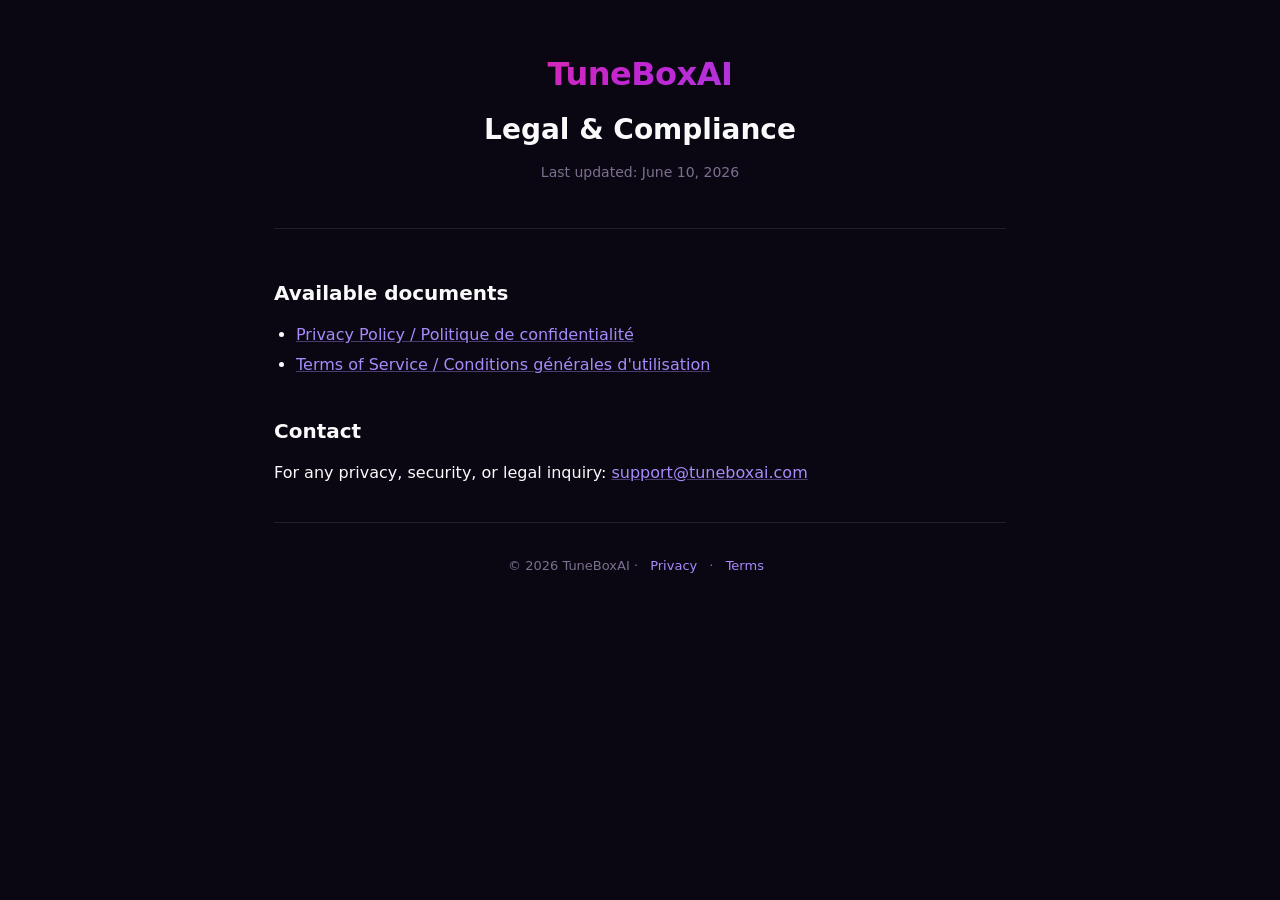
<file: index.html>
<!doctype html>
<html lang="en">
<head>
  <meta charset="utf-8" />
  <meta name="viewport" content="width=device-width,initial-scale=1" />
  <title>TuneBoxAI · Legal</title>
  <link rel="stylesheet" href="style.css" />
</head>
<body>
  <div class="container">
    <header class="hero">
      <div class="logo">TuneBoxAI</div>
      <h1>Legal &amp; Compliance</h1>
      <p class="meta">Last updated: June 10, 2026</p>
    </header>

    <section>
      <h2>Available documents</h2>
      <ul>
        <li><a href="privacy.html">Privacy Policy / Politique de confidentialité</a></li>
        <li><a href="terms.html">Terms of Service / Conditions générales d'utilisation</a></li>
      </ul>
    </section>

    <section>
      <h2>Contact</h2>
      <p>For any privacy, security, or legal inquiry: <a href="mailto:support@tuneboxai.com">support@tuneboxai.com</a></p>
    </section>

    <footer>
      &copy; 2026 TuneBoxAI ·
      <a href="privacy.html">Privacy</a> ·
      <a href="terms.html">Terms</a>
    </footer>
  </div>
</body>
</html>
</file>
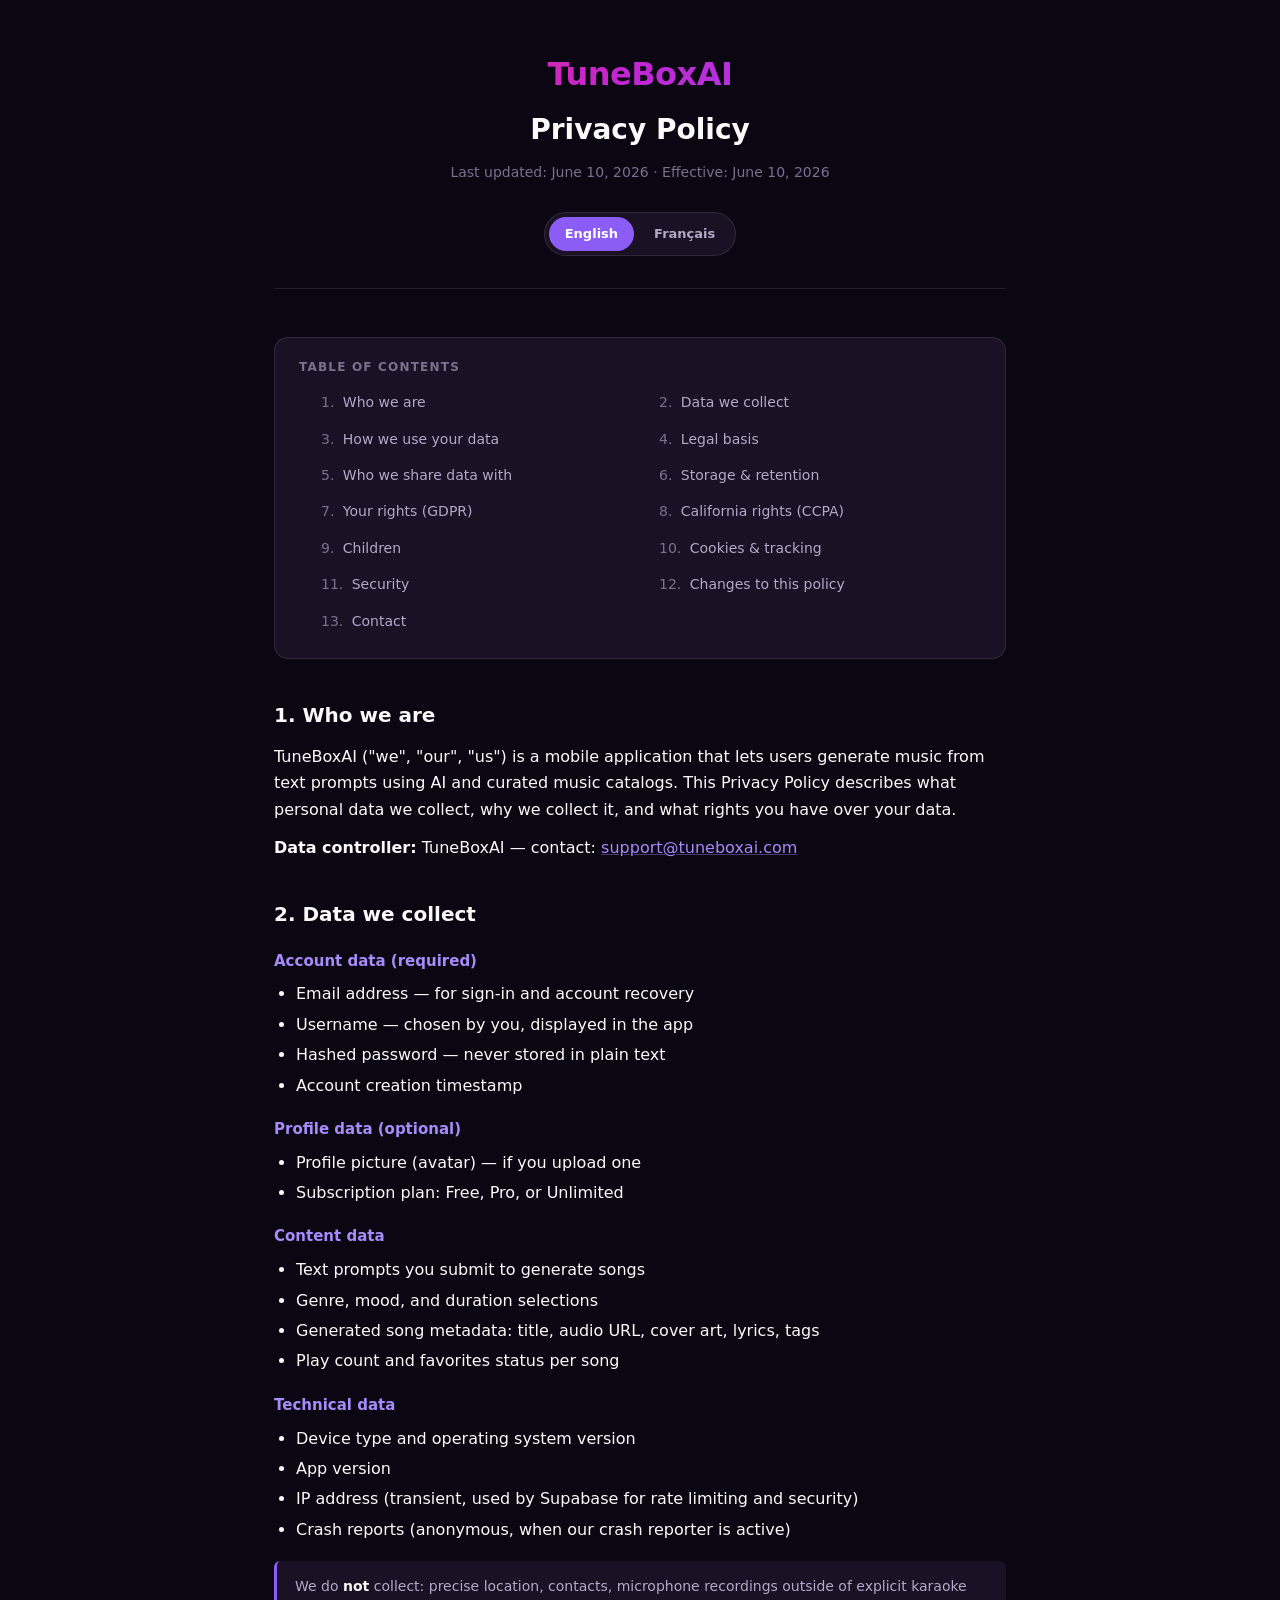
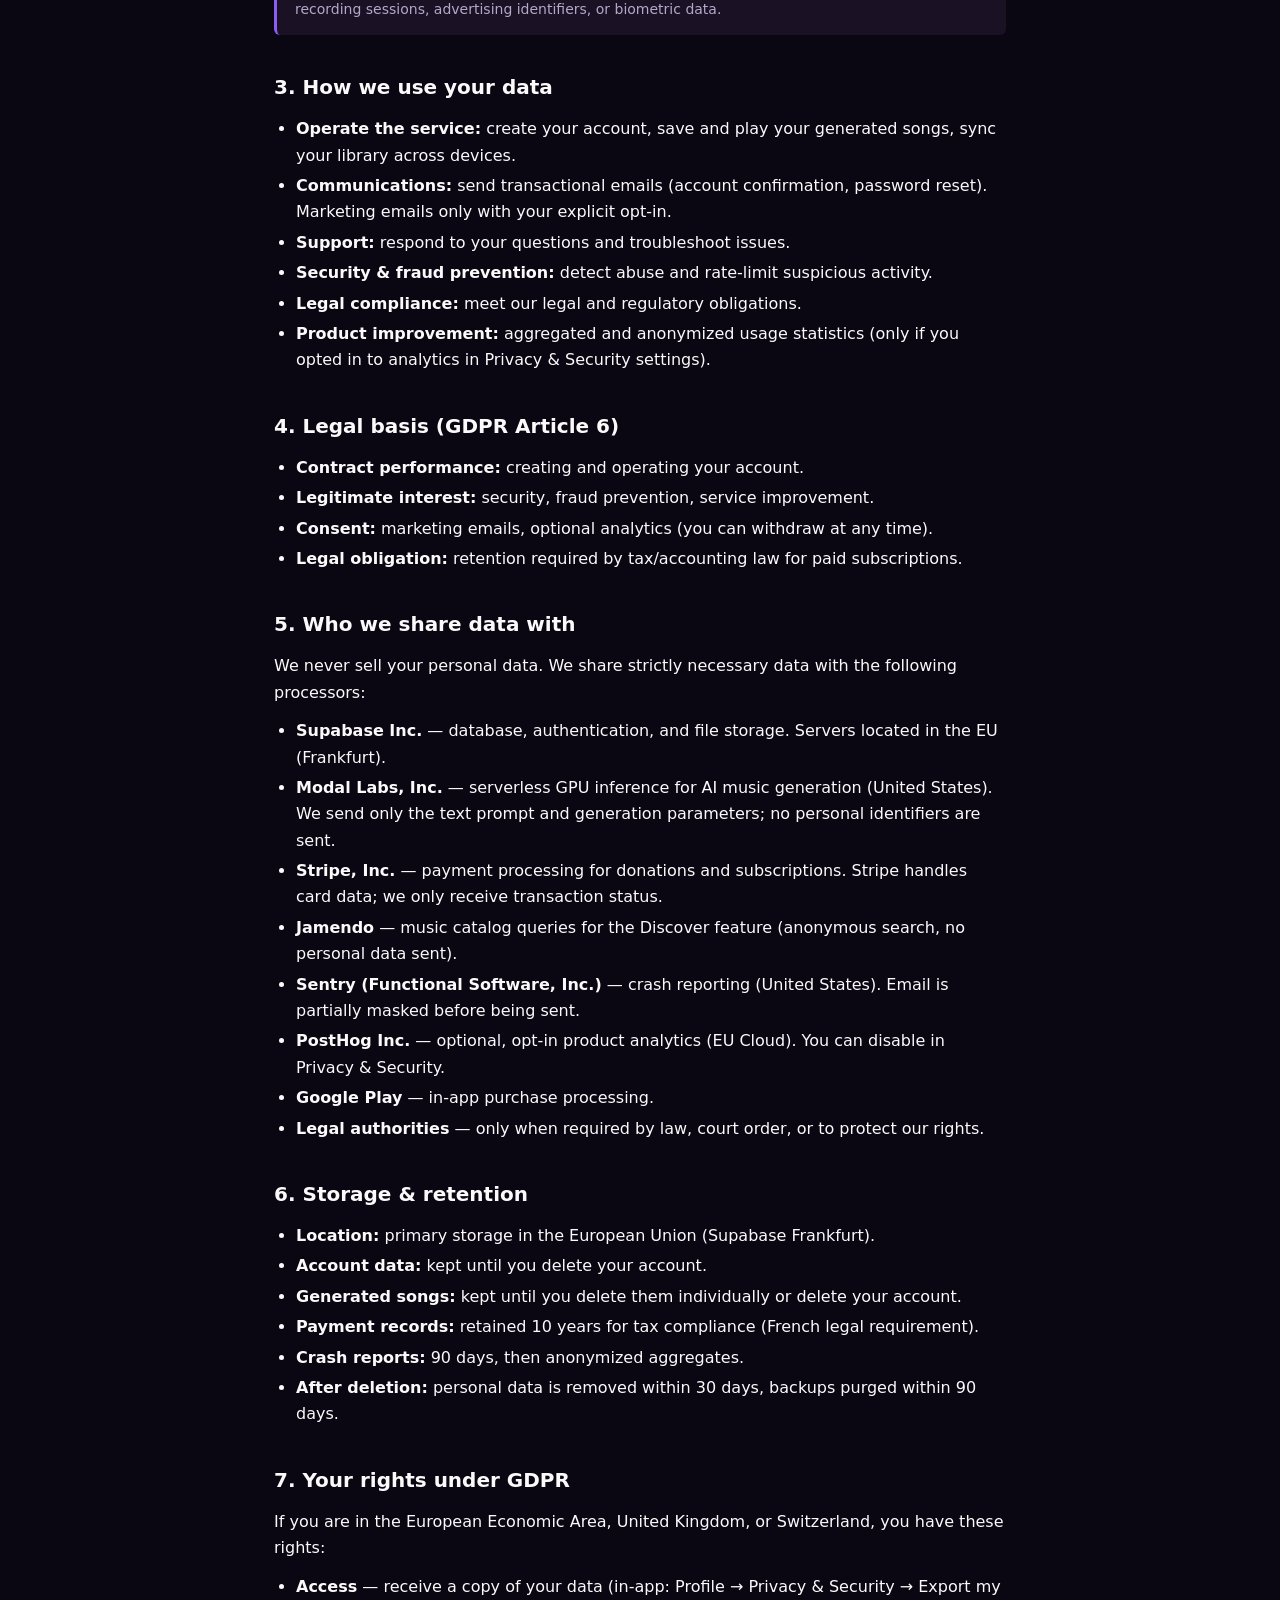
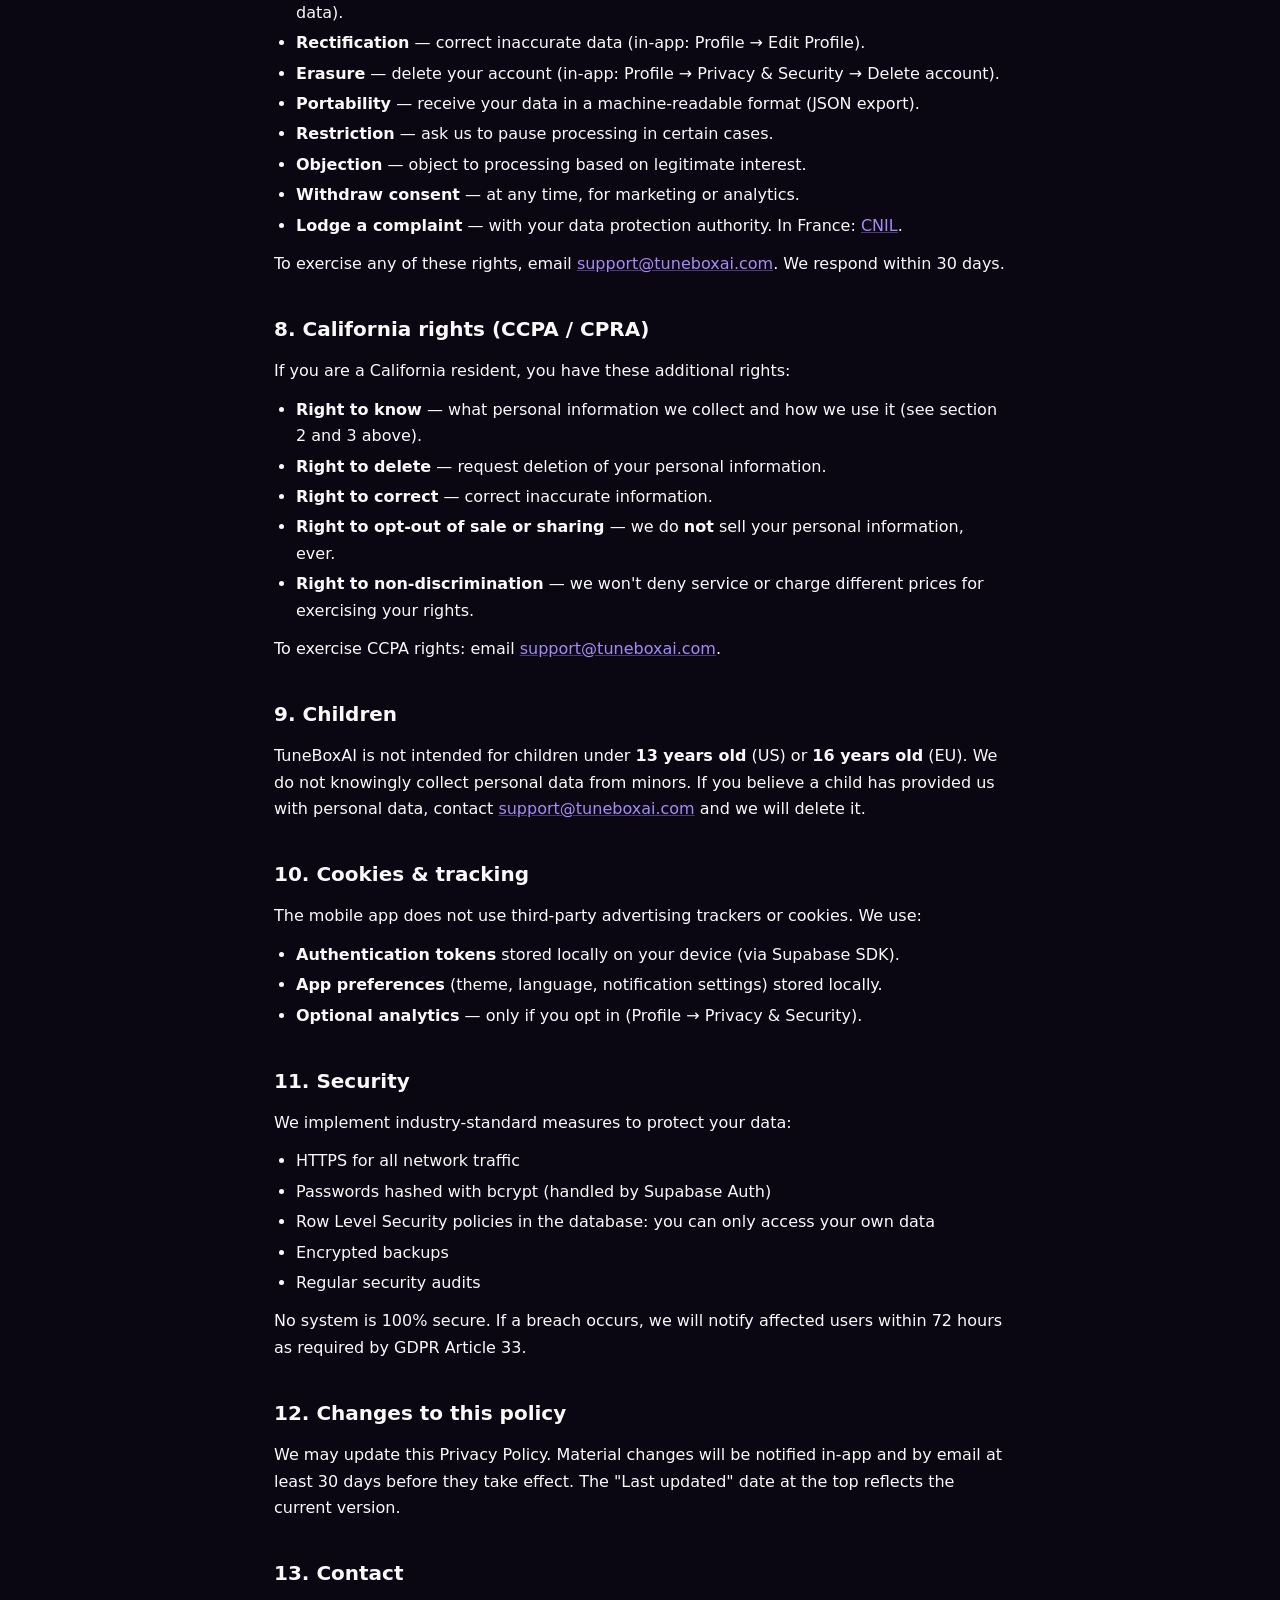
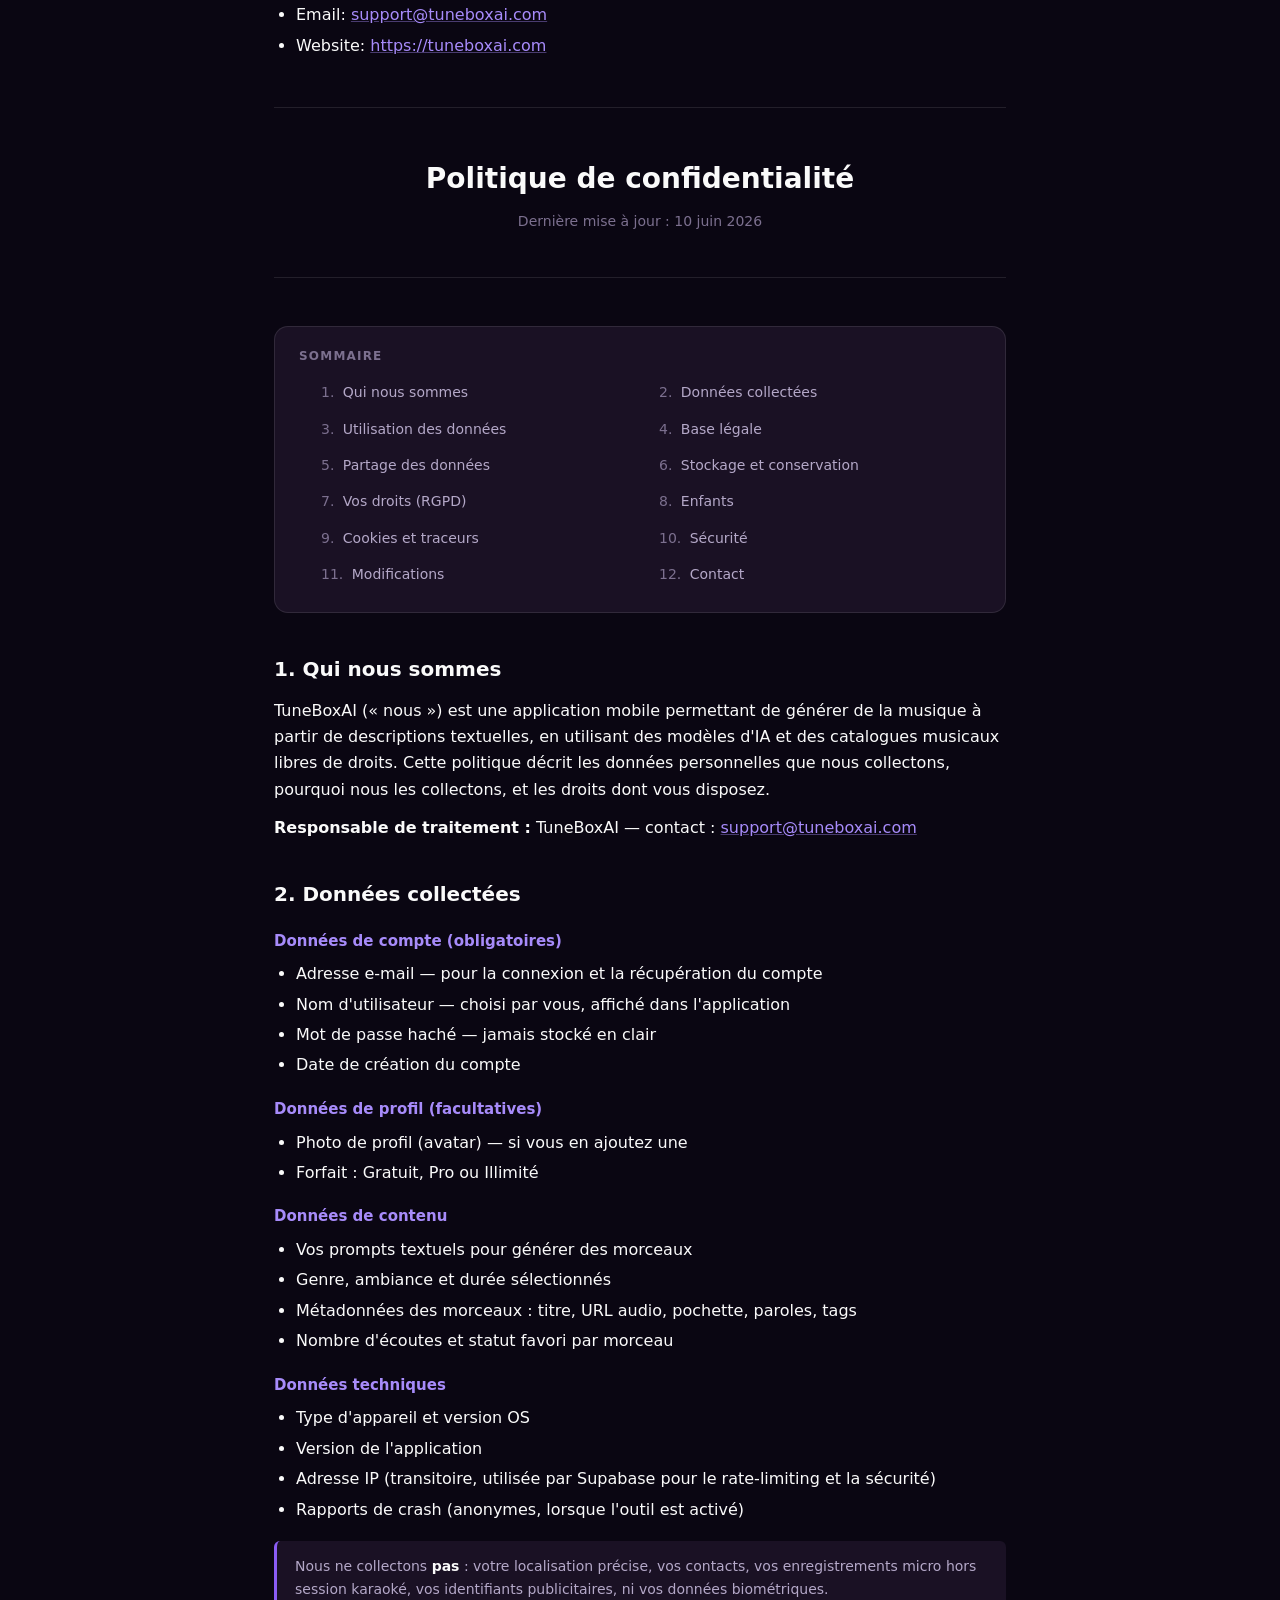
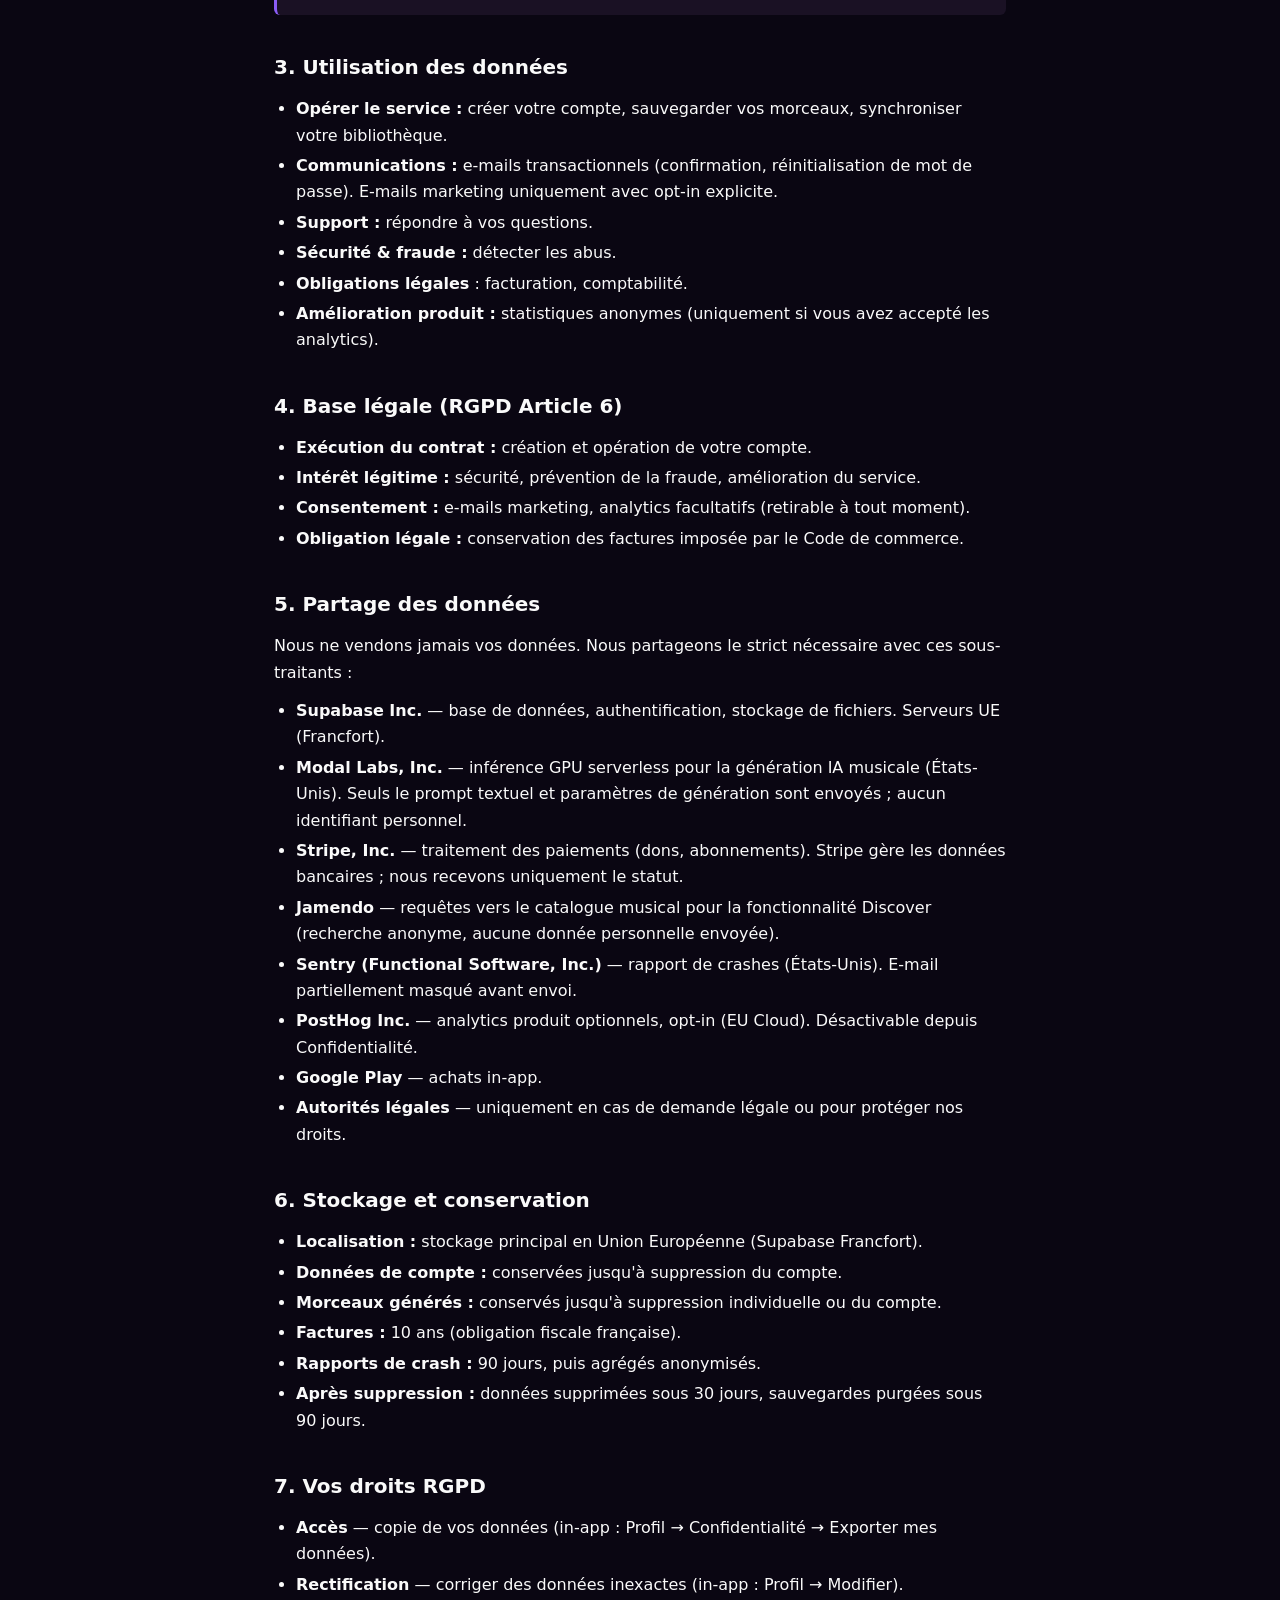
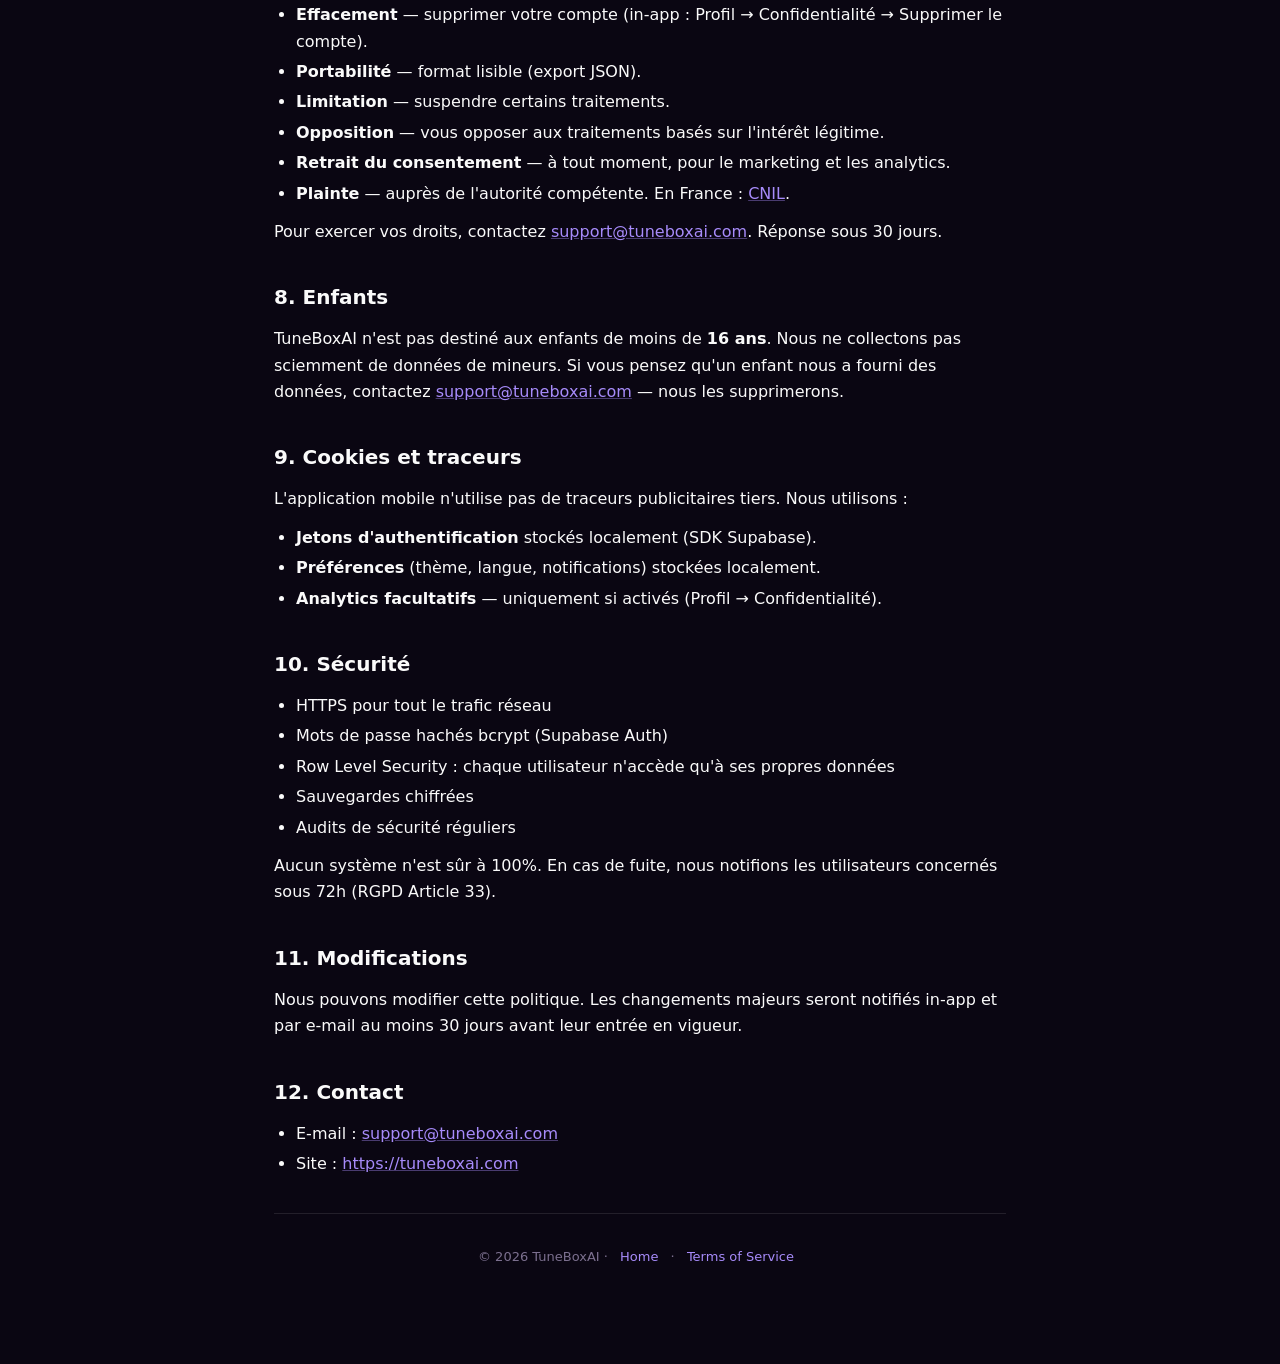
<file: privacy.html>
<!doctype html>
<html lang="en">
<head>
  <meta charset="utf-8" />
  <meta name="viewport" content="width=device-width,initial-scale=1" />
  <title>TuneBoxAI · Privacy Policy</title>
  <link rel="stylesheet" href="style.css" />
</head>
<body>
  <div class="container">
    <header class="hero">
      <div class="logo">TuneBoxAI</div>
      <h1>Privacy Policy</h1>
      <p class="meta">Last updated: June 10, 2026 · Effective: June 10, 2026</p>
      <div class="lang-tabs">
        <a class="active" href="#en">English</a>
        <a href="#fr">Français</a>
      </div>
    </header>

    <!-- ─────────────────────────────────────────────── ENGLISH ─────────────── -->
    <article id="en">
      <nav class="toc">
        <h3>TABLE OF CONTENTS</h3>
        <ol>
          <li><a href="#en-intro">Who we are</a></li>
          <li><a href="#en-data">Data we collect</a></li>
          <li><a href="#en-purpose">How we use your data</a></li>
          <li><a href="#en-legal">Legal basis</a></li>
          <li><a href="#en-share">Who we share data with</a></li>
          <li><a href="#en-storage">Storage &amp; retention</a></li>
          <li><a href="#en-rights">Your rights (GDPR)</a></li>
          <li><a href="#en-ccpa">California rights (CCPA)</a></li>
          <li><a href="#en-children">Children</a></li>
          <li><a href="#en-cookies">Cookies &amp; tracking</a></li>
          <li><a href="#en-security">Security</a></li>
          <li><a href="#en-changes">Changes to this policy</a></li>
          <li><a href="#en-contact">Contact</a></li>
        </ol>
      </nav>

      <section id="en-intro">
        <h2>1. Who we are</h2>
        <p>TuneBoxAI ("we", "our", "us") is a mobile application that lets users generate music from text prompts using AI and curated music catalogs. This Privacy Policy describes what personal data we collect, why we collect it, and what rights you have over your data.</p>
        <p><strong>Data controller:</strong> TuneBoxAI &mdash; contact: <a href="mailto:support@tuneboxai.com">support@tuneboxai.com</a></p>
      </section>

      <section id="en-data">
        <h2>2. Data we collect</h2>
        <h3>Account data (required)</h3>
        <ul>
          <li>Email address &mdash; for sign-in and account recovery</li>
          <li>Username &mdash; chosen by you, displayed in the app</li>
          <li>Hashed password &mdash; never stored in plain text</li>
          <li>Account creation timestamp</li>
        </ul>

        <h3>Profile data (optional)</h3>
        <ul>
          <li>Profile picture (avatar) &mdash; if you upload one</li>
          <li>Subscription plan: Free, Pro, or Unlimited</li>
        </ul>

        <h3>Content data</h3>
        <ul>
          <li>Text prompts you submit to generate songs</li>
          <li>Genre, mood, and duration selections</li>
          <li>Generated song metadata: title, audio URL, cover art, lyrics, tags</li>
          <li>Play count and favorites status per song</li>
        </ul>

        <h3>Technical data</h3>
        <ul>
          <li>Device type and operating system version</li>
          <li>App version</li>
          <li>IP address (transient, used by Supabase for rate limiting and security)</li>
          <li>Crash reports (anonymous, when our crash reporter is active)</li>
        </ul>

        <p class="notice">We do <strong>not</strong> collect: precise location, contacts, microphone recordings outside of explicit karaoke recording sessions, advertising identifiers, or biometric data.</p>
      </section>

      <section id="en-purpose">
        <h2>3. How we use your data</h2>
        <ul>
          <li><strong>Operate the service:</strong> create your account, save and play your generated songs, sync your library across devices.</li>
          <li><strong>Communications:</strong> send transactional emails (account confirmation, password reset). Marketing emails only with your explicit opt-in.</li>
          <li><strong>Support:</strong> respond to your questions and troubleshoot issues.</li>
          <li><strong>Security &amp; fraud prevention:</strong> detect abuse and rate-limit suspicious activity.</li>
          <li><strong>Legal compliance:</strong> meet our legal and regulatory obligations.</li>
          <li><strong>Product improvement:</strong> aggregated and anonymized usage statistics (only if you opted in to analytics in Privacy &amp; Security settings).</li>
        </ul>
      </section>

      <section id="en-legal">
        <h2>4. Legal basis (GDPR Article 6)</h2>
        <ul>
          <li><strong>Contract performance:</strong> creating and operating your account.</li>
          <li><strong>Legitimate interest:</strong> security, fraud prevention, service improvement.</li>
          <li><strong>Consent:</strong> marketing emails, optional analytics (you can withdraw at any time).</li>
          <li><strong>Legal obligation:</strong> retention required by tax/accounting law for paid subscriptions.</li>
        </ul>
      </section>

      <section id="en-share">
        <h2>5. Who we share data with</h2>
        <p>We never sell your personal data. We share strictly necessary data with the following processors:</p>
        <ul>
          <li><strong>Supabase Inc.</strong> &mdash; database, authentication, and file storage. Servers located in the EU (Frankfurt).</li>
          <li><strong>Modal Labs, Inc.</strong> &mdash; serverless GPU inference for AI music generation (United States). We send only the text prompt and generation parameters; no personal identifiers are sent.</li>
          <li><strong>Stripe, Inc.</strong> &mdash; payment processing for donations and subscriptions. Stripe handles card data; we only receive transaction status.</li>
          <li><strong>Jamendo</strong> &mdash; music catalog queries for the Discover feature (anonymous search, no personal data sent).</li>
          <li><strong>Sentry (Functional Software, Inc.)</strong> &mdash; crash reporting (United States). Email is partially masked before being sent.</li>
          <li><strong>PostHog Inc.</strong> &mdash; optional, opt-in product analytics (EU Cloud). You can disable in Privacy &amp; Security.</li>
          <li><strong>Google Play</strong> &mdash; in-app purchase processing.</li>
          <li><strong>Legal authorities</strong> &mdash; only when required by law, court order, or to protect our rights.</li>
        </ul>
      </section>

      <section id="en-storage">
        <h2>6. Storage &amp; retention</h2>
        <ul>
          <li><strong>Location:</strong> primary storage in the European Union (Supabase Frankfurt).</li>
          <li><strong>Account data:</strong> kept until you delete your account.</li>
          <li><strong>Generated songs:</strong> kept until you delete them individually or delete your account.</li>
          <li><strong>Payment records:</strong> retained 10 years for tax compliance (French legal requirement).</li>
          <li><strong>Crash reports:</strong> 90 days, then anonymized aggregates.</li>
          <li><strong>After deletion:</strong> personal data is removed within 30 days, backups purged within 90 days.</li>
        </ul>
      </section>

      <section id="en-rights">
        <h2>7. Your rights under GDPR</h2>
        <p>If you are in the European Economic Area, United Kingdom, or Switzerland, you have these rights:</p>
        <ul>
          <li><strong>Access</strong> &mdash; receive a copy of your data (in-app: Profile &rarr; Privacy &amp; Security &rarr; Export my data).</li>
          <li><strong>Rectification</strong> &mdash; correct inaccurate data (in-app: Profile &rarr; Edit Profile).</li>
          <li><strong>Erasure</strong> &mdash; delete your account (in-app: Profile &rarr; Privacy &amp; Security &rarr; Delete account).</li>
          <li><strong>Portability</strong> &mdash; receive your data in a machine-readable format (JSON export).</li>
          <li><strong>Restriction</strong> &mdash; ask us to pause processing in certain cases.</li>
          <li><strong>Objection</strong> &mdash; object to processing based on legitimate interest.</li>
          <li><strong>Withdraw consent</strong> &mdash; at any time, for marketing or analytics.</li>
          <li><strong>Lodge a complaint</strong> &mdash; with your data protection authority. In France: <a href="https://www.cnil.fr" target="_blank" rel="noopener">CNIL</a>.</li>
        </ul>
        <p>To exercise any of these rights, email <a href="mailto:support@tuneboxai.com">support@tuneboxai.com</a>. We respond within 30 days.</p>
      </section>

      <section id="en-ccpa">
        <h2>8. California rights (CCPA / CPRA)</h2>
        <p>If you are a California resident, you have these additional rights:</p>
        <ul>
          <li><strong>Right to know</strong> &mdash; what personal information we collect and how we use it (see section 2 and 3 above).</li>
          <li><strong>Right to delete</strong> &mdash; request deletion of your personal information.</li>
          <li><strong>Right to correct</strong> &mdash; correct inaccurate information.</li>
          <li><strong>Right to opt-out of sale or sharing</strong> &mdash; we do <strong>not</strong> sell your personal information, ever.</li>
          <li><strong>Right to non-discrimination</strong> &mdash; we won't deny service or charge different prices for exercising your rights.</li>
        </ul>
        <p>To exercise CCPA rights: email <a href="mailto:support@tuneboxai.com">support@tuneboxai.com</a>.</p>
      </section>

      <section id="en-children">
        <h2>9. Children</h2>
        <p>TuneBoxAI is not intended for children under <strong>13 years old</strong> (US) or <strong>16 years old</strong> (EU). We do not knowingly collect personal data from minors. If you believe a child has provided us with personal data, contact <a href="mailto:support@tuneboxai.com">support@tuneboxai.com</a> and we will delete it.</p>
      </section>

      <section id="en-cookies">
        <h2>10. Cookies &amp; tracking</h2>
        <p>The mobile app does not use third-party advertising trackers or cookies. We use:</p>
        <ul>
          <li><strong>Authentication tokens</strong> stored locally on your device (via Supabase SDK).</li>
          <li><strong>App preferences</strong> (theme, language, notification settings) stored locally.</li>
          <li><strong>Optional analytics</strong> &mdash; only if you opt in (Profile &rarr; Privacy &amp; Security).</li>
        </ul>
      </section>

      <section id="en-security">
        <h2>11. Security</h2>
        <p>We implement industry-standard measures to protect your data:</p>
        <ul>
          <li>HTTPS for all network traffic</li>
          <li>Passwords hashed with bcrypt (handled by Supabase Auth)</li>
          <li>Row Level Security policies in the database: you can only access your own data</li>
          <li>Encrypted backups</li>
          <li>Regular security audits</li>
        </ul>
        <p>No system is 100% secure. If a breach occurs, we will notify affected users within 72 hours as required by GDPR Article 33.</p>
      </section>

      <section id="en-changes">
        <h2>12. Changes to this policy</h2>
        <p>We may update this Privacy Policy. Material changes will be notified in-app and by email at least 30 days before they take effect. The "Last updated" date at the top reflects the current version.</p>
      </section>

      <section id="en-contact">
        <h2>13. Contact</h2>
        <ul>
          <li>Email: <a href="mailto:support@tuneboxai.com">support@tuneboxai.com</a></li>
          <li>Website: <a href="https://tuneboxai.com">https://tuneboxai.com</a></li>
        </ul>
      </section>
    </article>

    <div class="divider"></div>

    <!-- ─────────────────────────────────────────────── FRANÇAIS ─────────────── -->
    <article id="fr">
      <header class="hero" style="margin-top: 16px;">
        <h1>Politique de confidentialité</h1>
        <p class="meta">Dernière mise à jour : 10 juin 2026</p>
      </header>

      <nav class="toc">
        <h3>SOMMAIRE</h3>
        <ol>
          <li><a href="#fr-intro">Qui nous sommes</a></li>
          <li><a href="#fr-data">Données collectées</a></li>
          <li><a href="#fr-purpose">Utilisation des données</a></li>
          <li><a href="#fr-legal">Base légale</a></li>
          <li><a href="#fr-share">Partage des données</a></li>
          <li><a href="#fr-storage">Stockage et conservation</a></li>
          <li><a href="#fr-rights">Vos droits (RGPD)</a></li>
          <li><a href="#fr-children">Enfants</a></li>
          <li><a href="#fr-cookies">Cookies et traceurs</a></li>
          <li><a href="#fr-security">Sécurité</a></li>
          <li><a href="#fr-changes">Modifications</a></li>
          <li><a href="#fr-contact">Contact</a></li>
        </ol>
      </nav>

      <section id="fr-intro">
        <h2>1. Qui nous sommes</h2>
        <p>TuneBoxAI (« nous ») est une application mobile permettant de générer de la musique à partir de descriptions textuelles, en utilisant des modèles d'IA et des catalogues musicaux libres de droits. Cette politique décrit les données personnelles que nous collectons, pourquoi nous les collectons, et les droits dont vous disposez.</p>
        <p><strong>Responsable de traitement :</strong> TuneBoxAI &mdash; contact : <a href="mailto:support@tuneboxai.com">support@tuneboxai.com</a></p>
      </section>

      <section id="fr-data">
        <h2>2. Données collectées</h2>
        <h3>Données de compte (obligatoires)</h3>
        <ul>
          <li>Adresse e-mail &mdash; pour la connexion et la récupération du compte</li>
          <li>Nom d'utilisateur &mdash; choisi par vous, affiché dans l'application</li>
          <li>Mot de passe haché &mdash; jamais stocké en clair</li>
          <li>Date de création du compte</li>
        </ul>

        <h3>Données de profil (facultatives)</h3>
        <ul>
          <li>Photo de profil (avatar) &mdash; si vous en ajoutez une</li>
          <li>Forfait : Gratuit, Pro ou Illimité</li>
        </ul>

        <h3>Données de contenu</h3>
        <ul>
          <li>Vos prompts textuels pour générer des morceaux</li>
          <li>Genre, ambiance et durée sélectionnés</li>
          <li>Métadonnées des morceaux : titre, URL audio, pochette, paroles, tags</li>
          <li>Nombre d'écoutes et statut favori par morceau</li>
        </ul>

        <h3>Données techniques</h3>
        <ul>
          <li>Type d'appareil et version OS</li>
          <li>Version de l'application</li>
          <li>Adresse IP (transitoire, utilisée par Supabase pour le rate-limiting et la sécurité)</li>
          <li>Rapports de crash (anonymes, lorsque l'outil est activé)</li>
        </ul>

        <p class="notice">Nous ne collectons <strong>pas</strong> : votre localisation précise, vos contacts, vos enregistrements micro hors session karaoké, vos identifiants publicitaires, ni vos données biométriques.</p>
      </section>

      <section id="fr-purpose">
        <h2>3. Utilisation des données</h2>
        <ul>
          <li><strong>Opérer le service :</strong> créer votre compte, sauvegarder vos morceaux, synchroniser votre bibliothèque.</li>
          <li><strong>Communications :</strong> e-mails transactionnels (confirmation, réinitialisation de mot de passe). E-mails marketing uniquement avec opt-in explicite.</li>
          <li><strong>Support :</strong> répondre à vos questions.</li>
          <li><strong>Sécurité &amp; fraude :</strong> détecter les abus.</li>
          <li><strong>Obligations légales</strong> : facturation, comptabilité.</li>
          <li><strong>Amélioration produit :</strong> statistiques anonymes (uniquement si vous avez accepté les analytics).</li>
        </ul>
      </section>

      <section id="fr-legal">
        <h2>4. Base légale (RGPD Article 6)</h2>
        <ul>
          <li><strong>Exécution du contrat :</strong> création et opération de votre compte.</li>
          <li><strong>Intérêt légitime :</strong> sécurité, prévention de la fraude, amélioration du service.</li>
          <li><strong>Consentement :</strong> e-mails marketing, analytics facultatifs (retirable à tout moment).</li>
          <li><strong>Obligation légale :</strong> conservation des factures imposée par le Code de commerce.</li>
        </ul>
      </section>

      <section id="fr-share">
        <h2>5. Partage des données</h2>
        <p>Nous ne vendons jamais vos données. Nous partageons le strict nécessaire avec ces sous-traitants :</p>
        <ul>
          <li><strong>Supabase Inc.</strong> &mdash; base de données, authentification, stockage de fichiers. Serveurs UE (Francfort).</li>
          <li><strong>Modal Labs, Inc.</strong> &mdash; inférence GPU serverless pour la génération IA musicale (États-Unis). Seuls le prompt textuel et paramètres de génération sont envoyés ; aucun identifiant personnel.</li>
          <li><strong>Stripe, Inc.</strong> &mdash; traitement des paiements (dons, abonnements). Stripe gère les données bancaires ; nous recevons uniquement le statut.</li>
          <li><strong>Jamendo</strong> &mdash; requêtes vers le catalogue musical pour la fonctionnalité Discover (recherche anonyme, aucune donnée personnelle envoyée).</li>
          <li><strong>Sentry (Functional Software, Inc.)</strong> &mdash; rapport de crashes (États-Unis). E-mail partiellement masqué avant envoi.</li>
          <li><strong>PostHog Inc.</strong> &mdash; analytics produit optionnels, opt-in (EU Cloud). Désactivable depuis Confidentialité.</li>
          <li><strong>Google Play</strong> &mdash; achats in-app.</li>
          <li><strong>Autorités légales</strong> &mdash; uniquement en cas de demande légale ou pour protéger nos droits.</li>
        </ul>
      </section>

      <section id="fr-storage">
        <h2>6. Stockage et conservation</h2>
        <ul>
          <li><strong>Localisation :</strong> stockage principal en Union Européenne (Supabase Francfort).</li>
          <li><strong>Données de compte :</strong> conservées jusqu'à suppression du compte.</li>
          <li><strong>Morceaux générés :</strong> conservés jusqu'à suppression individuelle ou du compte.</li>
          <li><strong>Factures :</strong> 10 ans (obligation fiscale française).</li>
          <li><strong>Rapports de crash :</strong> 90 jours, puis agrégés anonymisés.</li>
          <li><strong>Après suppression :</strong> données supprimées sous 30 jours, sauvegardes purgées sous 90 jours.</li>
        </ul>
      </section>

      <section id="fr-rights">
        <h2>7. Vos droits RGPD</h2>
        <ul>
          <li><strong>Accès</strong> &mdash; copie de vos données (in-app : Profil &rarr; Confidentialité &rarr; Exporter mes données).</li>
          <li><strong>Rectification</strong> &mdash; corriger des données inexactes (in-app : Profil &rarr; Modifier).</li>
          <li><strong>Effacement</strong> &mdash; supprimer votre compte (in-app : Profil &rarr; Confidentialité &rarr; Supprimer le compte).</li>
          <li><strong>Portabilité</strong> &mdash; format lisible (export JSON).</li>
          <li><strong>Limitation</strong> &mdash; suspendre certains traitements.</li>
          <li><strong>Opposition</strong> &mdash; vous opposer aux traitements basés sur l'intérêt légitime.</li>
          <li><strong>Retrait du consentement</strong> &mdash; à tout moment, pour le marketing et les analytics.</li>
          <li><strong>Plainte</strong> &mdash; auprès de l'autorité compétente. En France : <a href="https://www.cnil.fr" target="_blank" rel="noopener">CNIL</a>.</li>
        </ul>
        <p>Pour exercer vos droits, contactez <a href="mailto:support@tuneboxai.com">support@tuneboxai.com</a>. Réponse sous 30 jours.</p>
      </section>

      <section id="fr-children">
        <h2>8. Enfants</h2>
        <p>TuneBoxAI n'est pas destiné aux enfants de moins de <strong>16 ans</strong>. Nous ne collectons pas sciemment de données de mineurs. Si vous pensez qu'un enfant nous a fourni des données, contactez <a href="mailto:support@tuneboxai.com">support@tuneboxai.com</a> &mdash; nous les supprimerons.</p>
      </section>

      <section id="fr-cookies">
        <h2>9. Cookies et traceurs</h2>
        <p>L'application mobile n'utilise pas de traceurs publicitaires tiers. Nous utilisons :</p>
        <ul>
          <li><strong>Jetons d'authentification</strong> stockés localement (SDK Supabase).</li>
          <li><strong>Préférences</strong> (thème, langue, notifications) stockées localement.</li>
          <li><strong>Analytics facultatifs</strong> &mdash; uniquement si activés (Profil &rarr; Confidentialité).</li>
        </ul>
      </section>

      <section id="fr-security">
        <h2>10. Sécurité</h2>
        <ul>
          <li>HTTPS pour tout le trafic réseau</li>
          <li>Mots de passe hachés bcrypt (Supabase Auth)</li>
          <li>Row Level Security : chaque utilisateur n'accède qu'à ses propres données</li>
          <li>Sauvegardes chiffrées</li>
          <li>Audits de sécurité réguliers</li>
        </ul>
        <p>Aucun système n'est sûr à 100%. En cas de fuite, nous notifions les utilisateurs concernés sous 72h (RGPD Article 33).</p>
      </section>

      <section id="fr-changes">
        <h2>11. Modifications</h2>
        <p>Nous pouvons modifier cette politique. Les changements majeurs seront notifiés in-app et par e-mail au moins 30 jours avant leur entrée en vigueur.</p>
      </section>

      <section id="fr-contact">
        <h2>12. Contact</h2>
        <ul>
          <li>E-mail : <a href="mailto:support@tuneboxai.com">support@tuneboxai.com</a></li>
          <li>Site : <a href="https://tuneboxai.com">https://tuneboxai.com</a></li>
        </ul>
      </section>
    </article>

    <footer>
      &copy; 2026 TuneBoxAI ·
      <a href="index.html">Home</a> ·
      <a href="terms.html">Terms of Service</a>
    </footer>
  </div>
</body>
</html>
</file>
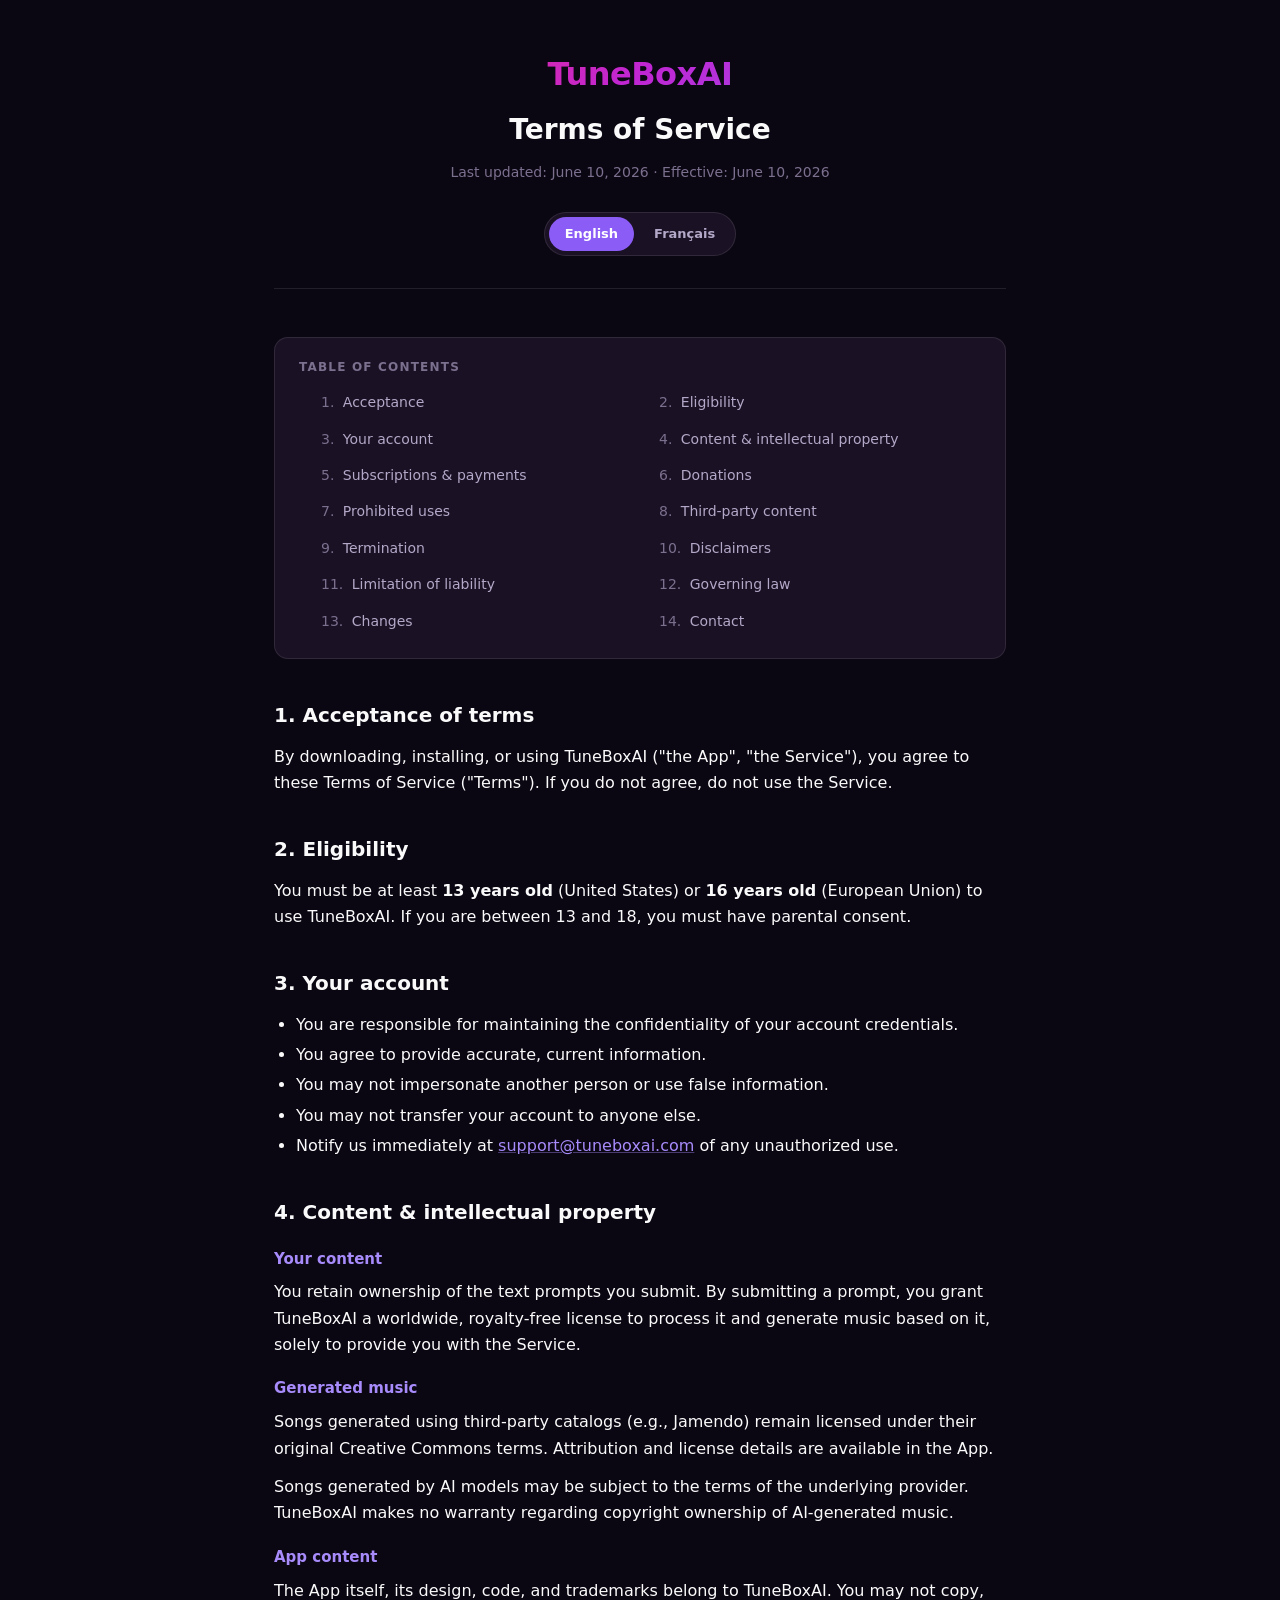
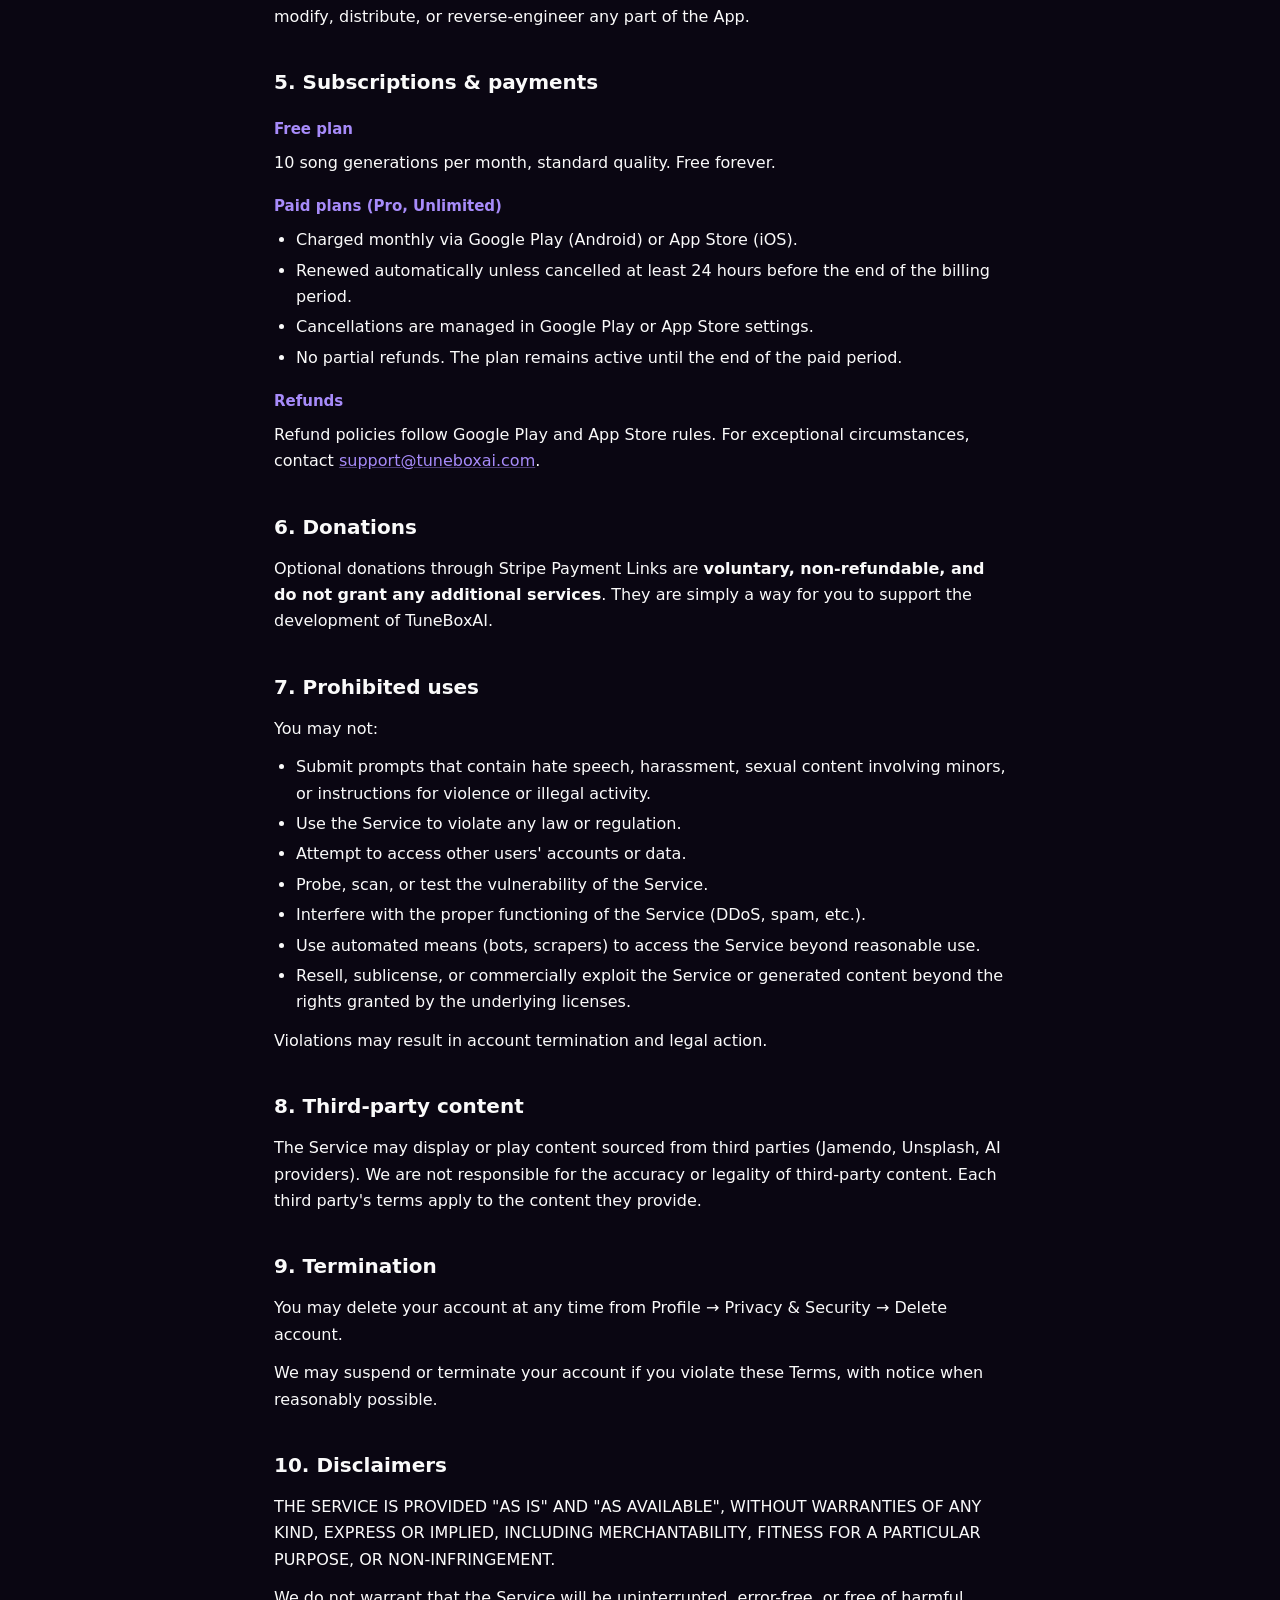
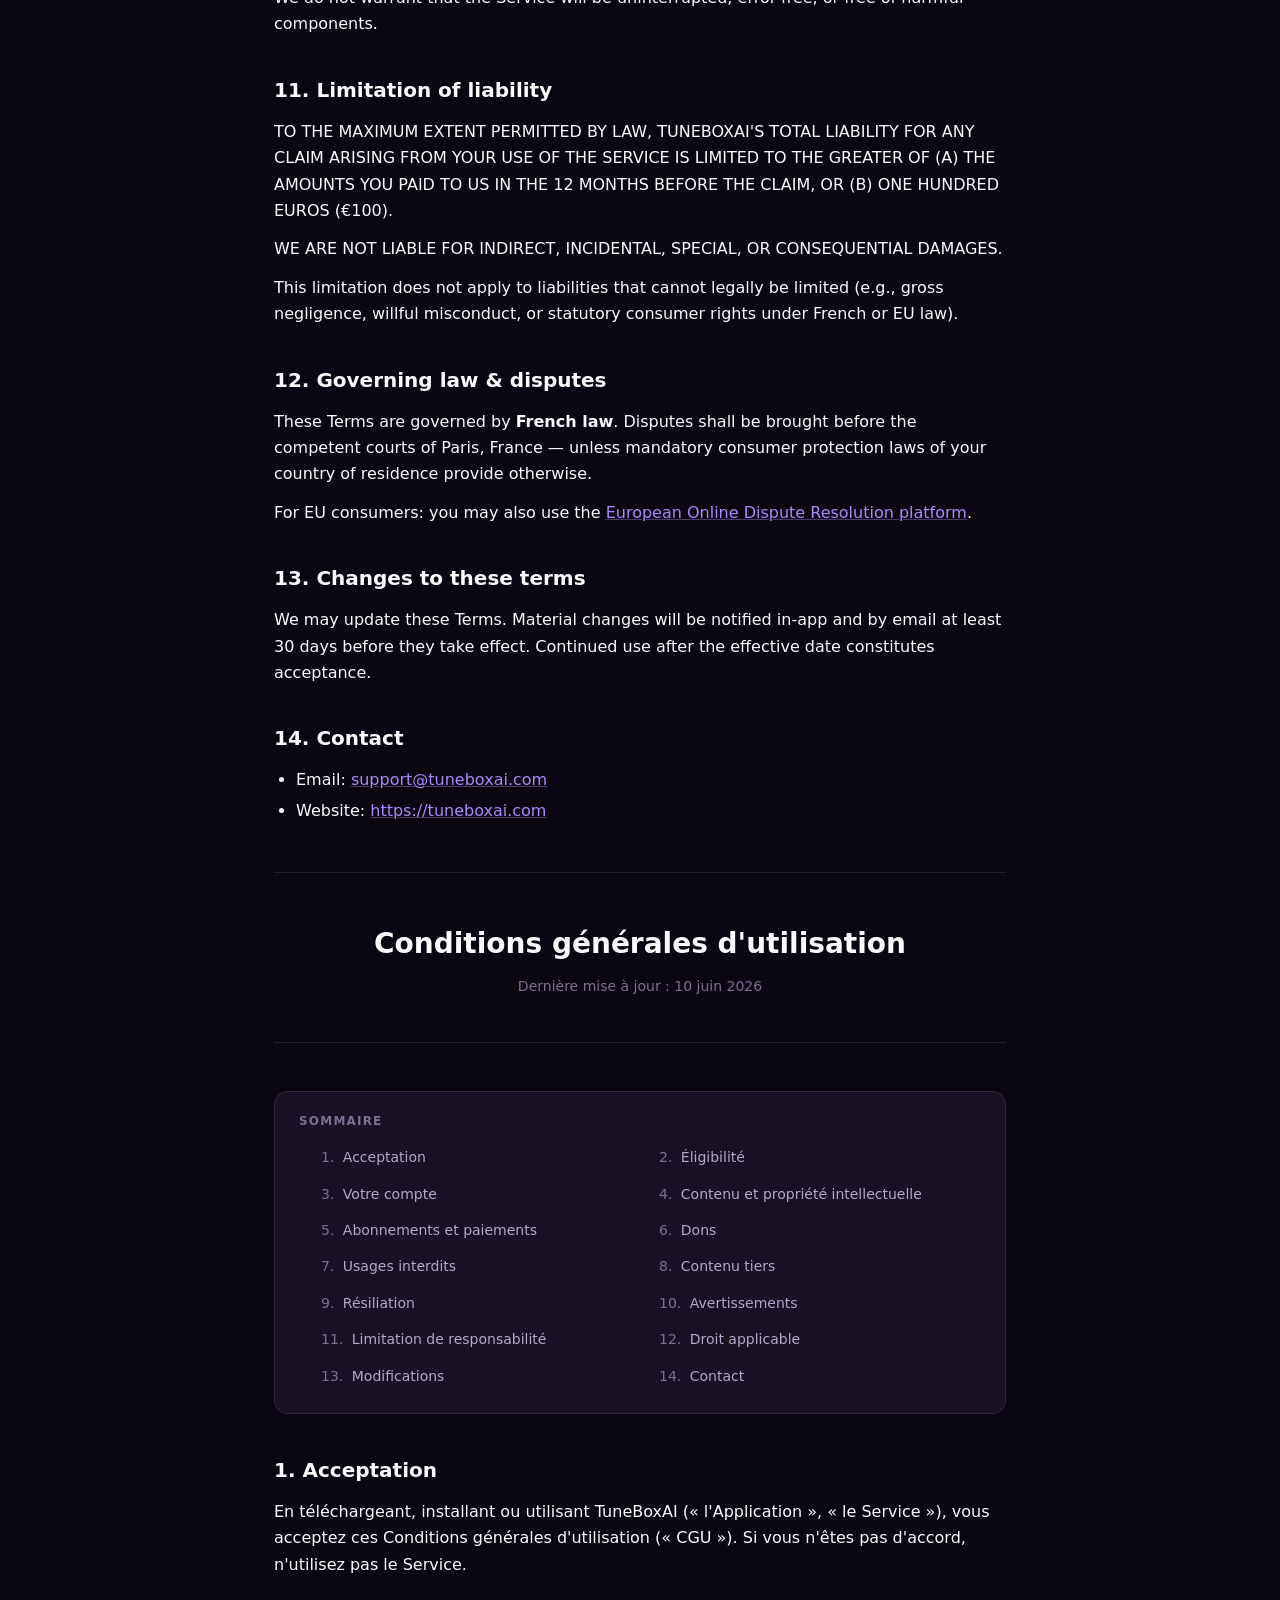
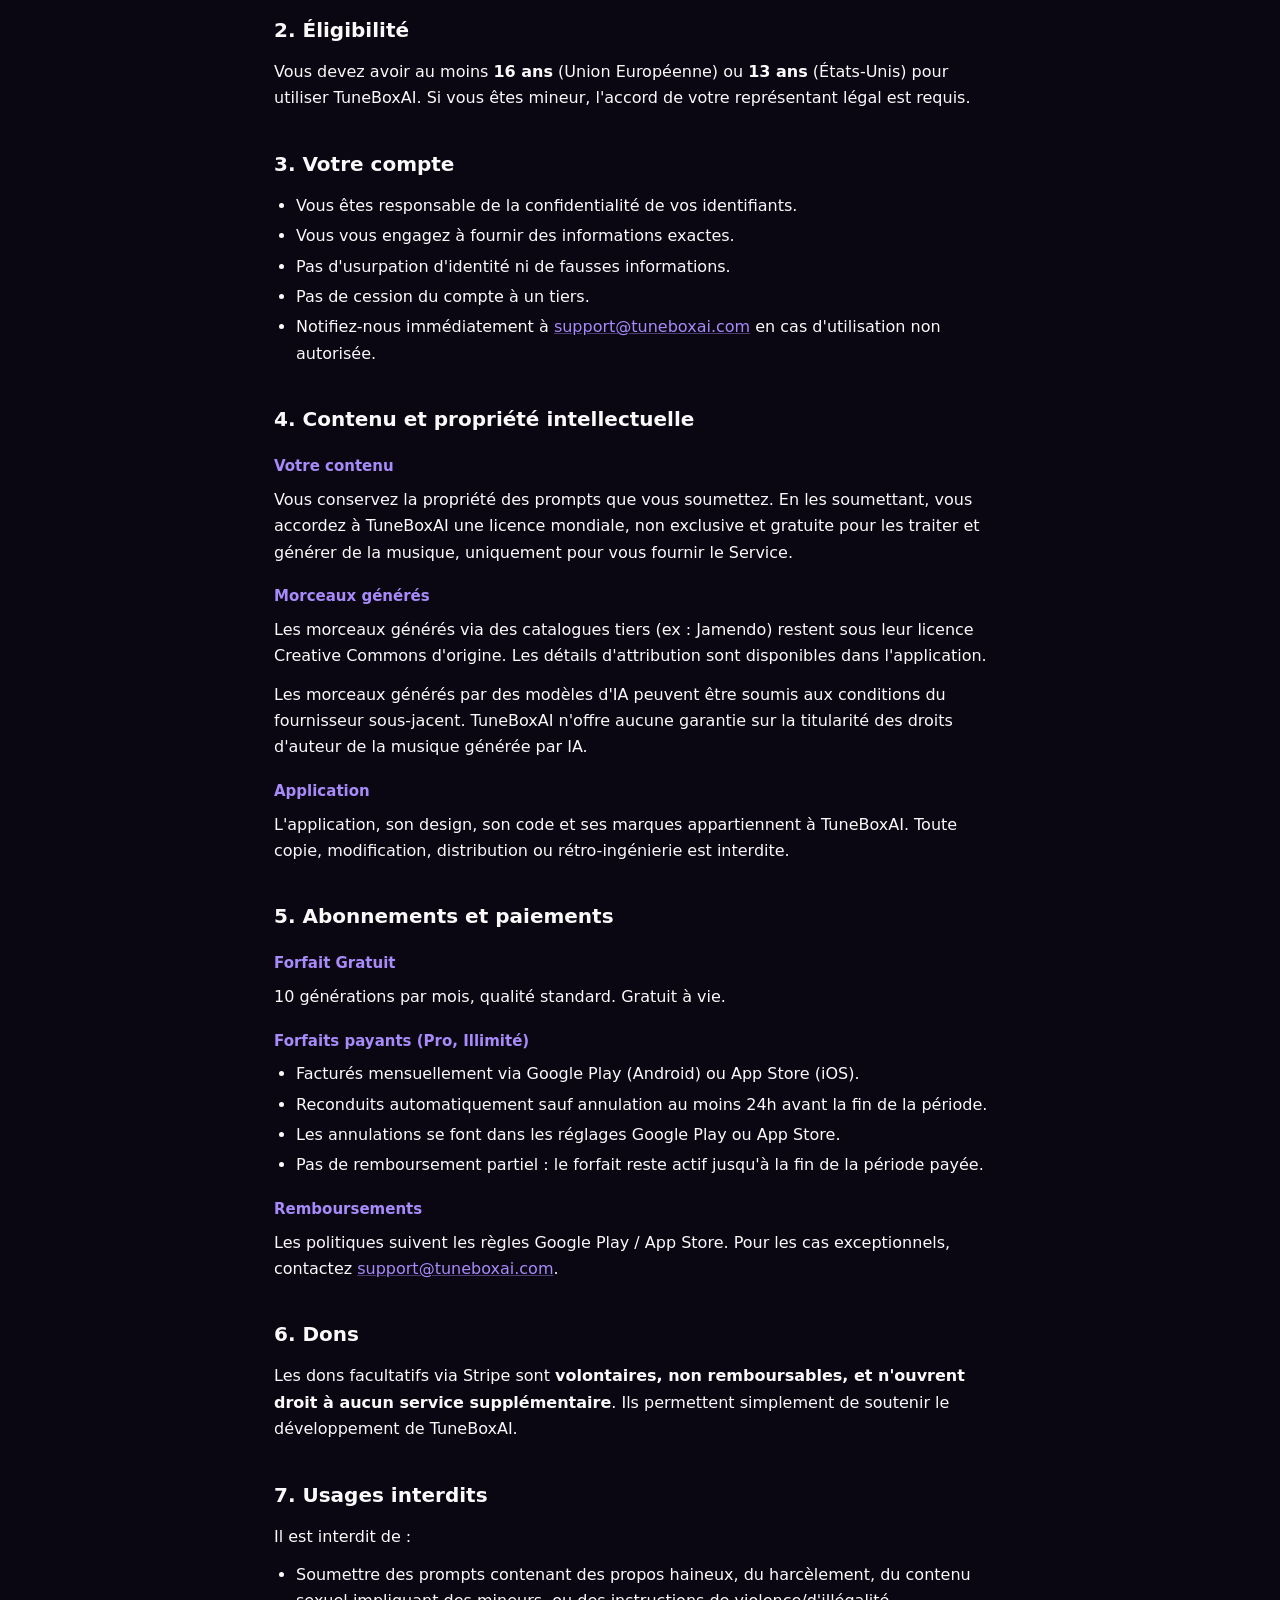
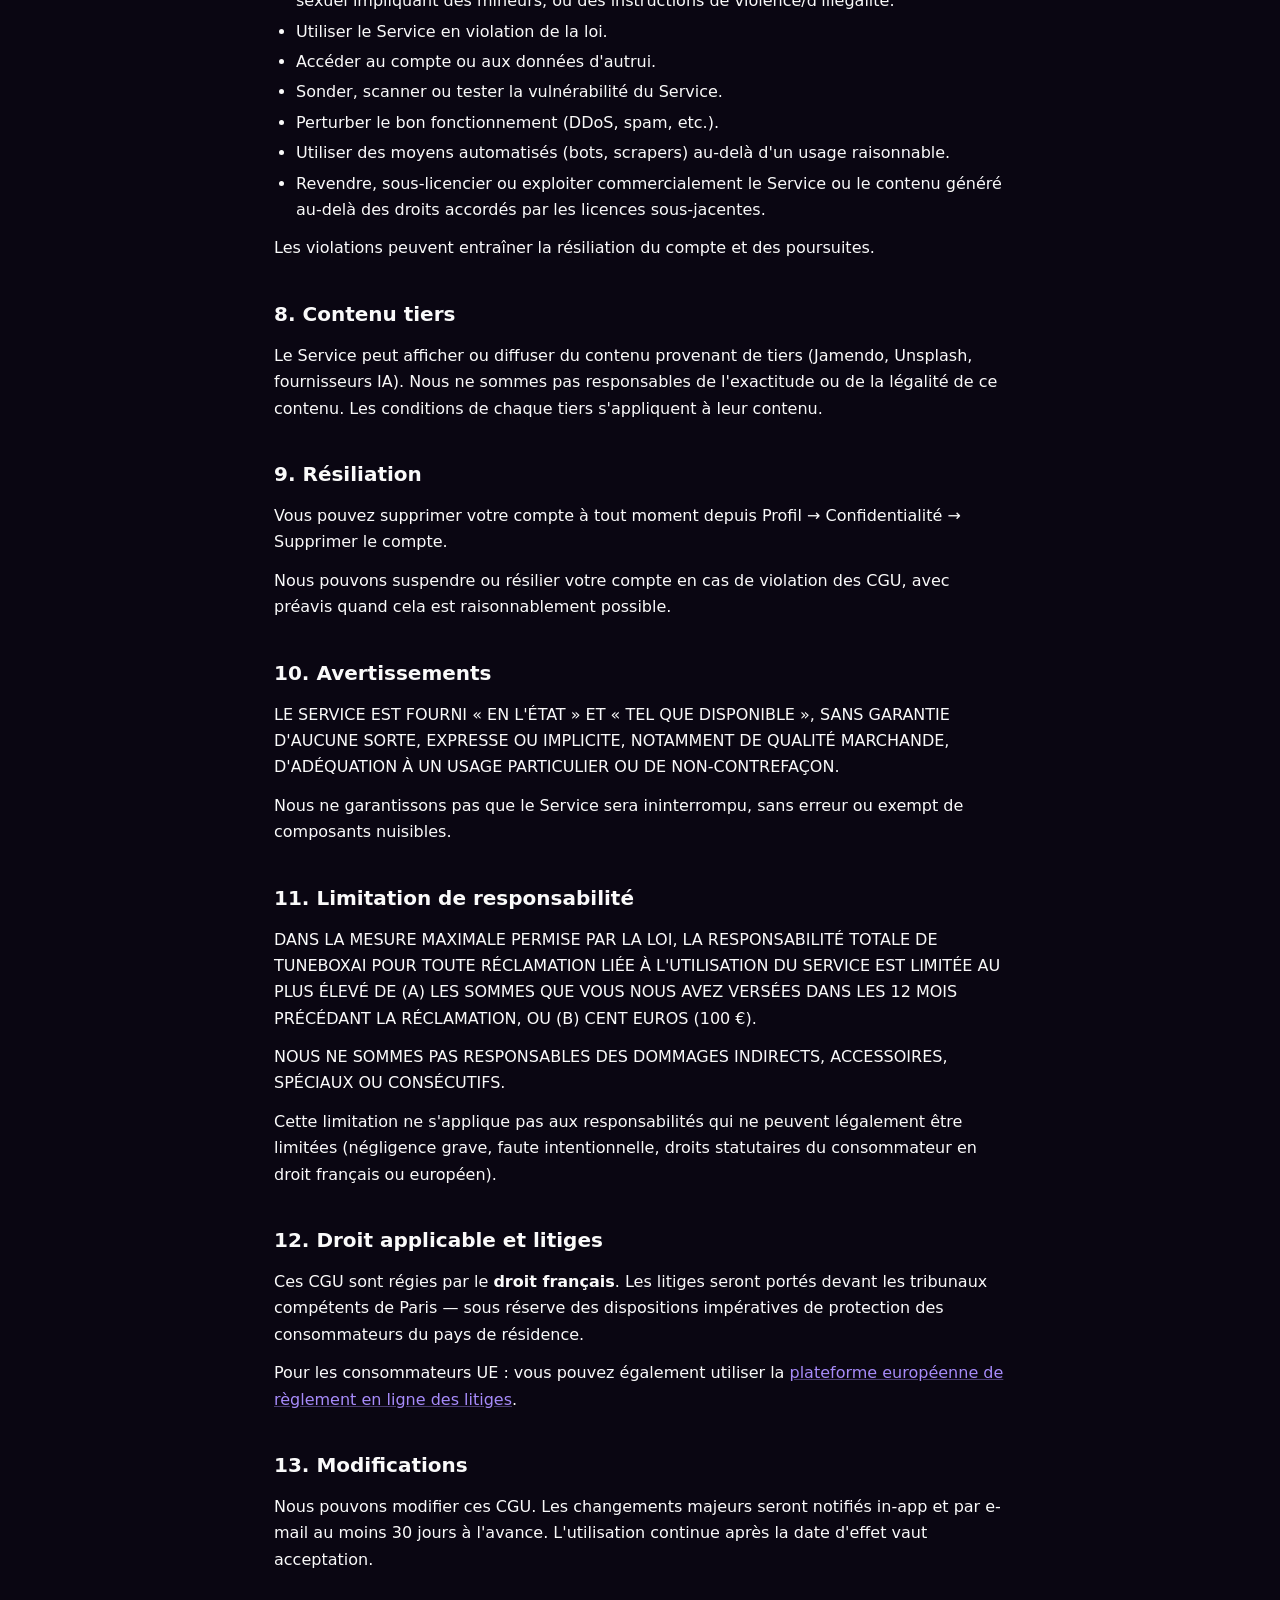
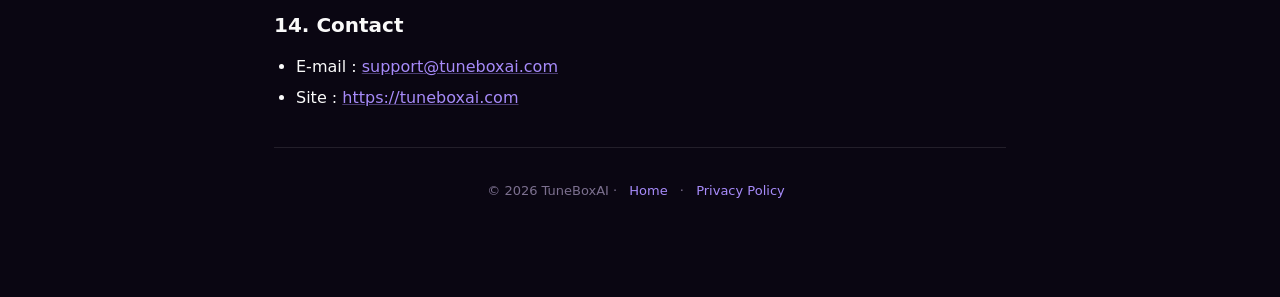
<file: terms.html>
<!doctype html>
<html lang="en">
<head>
  <meta charset="utf-8" />
  <meta name="viewport" content="width=device-width,initial-scale=1" />
  <title>TuneBoxAI · Terms of Service</title>
  <link rel="stylesheet" href="style.css" />
</head>
<body>
  <div class="container">
    <header class="hero">
      <div class="logo">TuneBoxAI</div>
      <h1>Terms of Service</h1>
      <p class="meta">Last updated: June 10, 2026 · Effective: June 10, 2026</p>
      <div class="lang-tabs">
        <a class="active" href="#en">English</a>
        <a href="#fr">Français</a>
      </div>
    </header>

    <!-- ─────────────────────────────────────────────── ENGLISH ─────────────── -->
    <article id="en">
      <nav class="toc">
        <h3>TABLE OF CONTENTS</h3>
        <ol>
          <li><a href="#en-accept">Acceptance</a></li>
          <li><a href="#en-eligibility">Eligibility</a></li>
          <li><a href="#en-account">Your account</a></li>
          <li><a href="#en-content">Content &amp; intellectual property</a></li>
          <li><a href="#en-subscription">Subscriptions &amp; payments</a></li>
          <li><a href="#en-donations">Donations</a></li>
          <li><a href="#en-prohibited">Prohibited uses</a></li>
          <li><a href="#en-thirdparty">Third-party content</a></li>
          <li><a href="#en-termination">Termination</a></li>
          <li><a href="#en-disclaimers">Disclaimers</a></li>
          <li><a href="#en-liability">Limitation of liability</a></li>
          <li><a href="#en-law">Governing law</a></li>
          <li><a href="#en-changes">Changes</a></li>
          <li><a href="#en-contact">Contact</a></li>
        </ol>
      </nav>

      <section id="en-accept">
        <h2>1. Acceptance of terms</h2>
        <p>By downloading, installing, or using TuneBoxAI ("the App", "the Service"), you agree to these Terms of Service ("Terms"). If you do not agree, do not use the Service.</p>
      </section>

      <section id="en-eligibility">
        <h2>2. Eligibility</h2>
        <p>You must be at least <strong>13 years old</strong> (United States) or <strong>16 years old</strong> (European Union) to use TuneBoxAI. If you are between 13 and 18, you must have parental consent.</p>
      </section>

      <section id="en-account">
        <h2>3. Your account</h2>
        <ul>
          <li>You are responsible for maintaining the confidentiality of your account credentials.</li>
          <li>You agree to provide accurate, current information.</li>
          <li>You may not impersonate another person or use false information.</li>
          <li>You may not transfer your account to anyone else.</li>
          <li>Notify us immediately at <a href="mailto:support@tuneboxai.com">support@tuneboxai.com</a> of any unauthorized use.</li>
        </ul>
      </section>

      <section id="en-content">
        <h2>4. Content &amp; intellectual property</h2>
        <h3>Your content</h3>
        <p>You retain ownership of the text prompts you submit. By submitting a prompt, you grant TuneBoxAI a worldwide, royalty-free license to process it and generate music based on it, solely to provide you with the Service.</p>

        <h3>Generated music</h3>
        <p>Songs generated using third-party catalogs (e.g., Jamendo) remain licensed under their original Creative Commons terms. Attribution and license details are available in the App.</p>
        <p>Songs generated by AI models may be subject to the terms of the underlying provider. TuneBoxAI makes no warranty regarding copyright ownership of AI-generated music.</p>

        <h3>App content</h3>
        <p>The App itself, its design, code, and trademarks belong to TuneBoxAI. You may not copy, modify, distribute, or reverse-engineer any part of the App.</p>
      </section>

      <section id="en-subscription">
        <h2>5. Subscriptions &amp; payments</h2>
        <h3>Free plan</h3>
        <p>10 song generations per month, standard quality. Free forever.</p>

        <h3>Paid plans (Pro, Unlimited)</h3>
        <ul>
          <li>Charged monthly via Google Play (Android) or App Store (iOS).</li>
          <li>Renewed automatically unless cancelled at least 24 hours before the end of the billing period.</li>
          <li>Cancellations are managed in Google Play or App Store settings.</li>
          <li>No partial refunds. The plan remains active until the end of the paid period.</li>
        </ul>

        <h3>Refunds</h3>
        <p>Refund policies follow Google Play and App Store rules. For exceptional circumstances, contact <a href="mailto:support@tuneboxai.com">support@tuneboxai.com</a>.</p>
      </section>

      <section id="en-donations">
        <h2>6. Donations</h2>
        <p>Optional donations through Stripe Payment Links are <strong>voluntary, non-refundable, and do not grant any additional services</strong>. They are simply a way for you to support the development of TuneBoxAI.</p>
      </section>

      <section id="en-prohibited">
        <h2>7. Prohibited uses</h2>
        <p>You may not:</p>
        <ul>
          <li>Submit prompts that contain hate speech, harassment, sexual content involving minors, or instructions for violence or illegal activity.</li>
          <li>Use the Service to violate any law or regulation.</li>
          <li>Attempt to access other users' accounts or data.</li>
          <li>Probe, scan, or test the vulnerability of the Service.</li>
          <li>Interfere with the proper functioning of the Service (DDoS, spam, etc.).</li>
          <li>Use automated means (bots, scrapers) to access the Service beyond reasonable use.</li>
          <li>Resell, sublicense, or commercially exploit the Service or generated content beyond the rights granted by the underlying licenses.</li>
        </ul>
        <p>Violations may result in account termination and legal action.</p>
      </section>

      <section id="en-thirdparty">
        <h2>8. Third-party content</h2>
        <p>The Service may display or play content sourced from third parties (Jamendo, Unsplash, AI providers). We are not responsible for the accuracy or legality of third-party content. Each third party's terms apply to the content they provide.</p>
      </section>

      <section id="en-termination">
        <h2>9. Termination</h2>
        <p>You may delete your account at any time from Profile &rarr; Privacy &amp; Security &rarr; Delete account.</p>
        <p>We may suspend or terminate your account if you violate these Terms, with notice when reasonably possible.</p>
      </section>

      <section id="en-disclaimers">
        <h2>10. Disclaimers</h2>
        <p>THE SERVICE IS PROVIDED "AS IS" AND "AS AVAILABLE", WITHOUT WARRANTIES OF ANY KIND, EXPRESS OR IMPLIED, INCLUDING MERCHANTABILITY, FITNESS FOR A PARTICULAR PURPOSE, OR NON-INFRINGEMENT.</p>
        <p>We do not warrant that the Service will be uninterrupted, error-free, or free of harmful components.</p>
      </section>

      <section id="en-liability">
        <h2>11. Limitation of liability</h2>
        <p>TO THE MAXIMUM EXTENT PERMITTED BY LAW, TUNEBOXAI'S TOTAL LIABILITY FOR ANY CLAIM ARISING FROM YOUR USE OF THE SERVICE IS LIMITED TO THE GREATER OF (A) THE AMOUNTS YOU PAID TO US IN THE 12 MONTHS BEFORE THE CLAIM, OR (B) ONE HUNDRED EUROS (&euro;100).</p>
        <p>WE ARE NOT LIABLE FOR INDIRECT, INCIDENTAL, SPECIAL, OR CONSEQUENTIAL DAMAGES.</p>
        <p>This limitation does not apply to liabilities that cannot legally be limited (e.g., gross negligence, willful misconduct, or statutory consumer rights under French or EU law).</p>
      </section>

      <section id="en-law">
        <h2>12. Governing law &amp; disputes</h2>
        <p>These Terms are governed by <strong>French law</strong>. Disputes shall be brought before the competent courts of Paris, France &mdash; unless mandatory consumer protection laws of your country of residence provide otherwise.</p>
        <p>For EU consumers: you may also use the <a href="https://ec.europa.eu/consumers/odr/" target="_blank" rel="noopener">European Online Dispute Resolution platform</a>.</p>
      </section>

      <section id="en-changes">
        <h2>13. Changes to these terms</h2>
        <p>We may update these Terms. Material changes will be notified in-app and by email at least 30 days before they take effect. Continued use after the effective date constitutes acceptance.</p>
      </section>

      <section id="en-contact">
        <h2>14. Contact</h2>
        <ul>
          <li>Email: <a href="mailto:support@tuneboxai.com">support@tuneboxai.com</a></li>
          <li>Website: <a href="https://tuneboxai.com">https://tuneboxai.com</a></li>
        </ul>
      </section>
    </article>

    <div class="divider"></div>

    <!-- ─────────────────────────────────────────────── FRANÇAIS ─────────────── -->
    <article id="fr">
      <header class="hero" style="margin-top: 16px;">
        <h1>Conditions générales d'utilisation</h1>
        <p class="meta">Dernière mise à jour : 10 juin 2026</p>
      </header>

      <nav class="toc">
        <h3>SOMMAIRE</h3>
        <ol>
          <li><a href="#fr-accept">Acceptation</a></li>
          <li><a href="#fr-eligibility">Éligibilité</a></li>
          <li><a href="#fr-account">Votre compte</a></li>
          <li><a href="#fr-content">Contenu et propriété intellectuelle</a></li>
          <li><a href="#fr-subscription">Abonnements et paiements</a></li>
          <li><a href="#fr-donations">Dons</a></li>
          <li><a href="#fr-prohibited">Usages interdits</a></li>
          <li><a href="#fr-thirdparty">Contenu tiers</a></li>
          <li><a href="#fr-termination">Résiliation</a></li>
          <li><a href="#fr-disclaimers">Avertissements</a></li>
          <li><a href="#fr-liability">Limitation de responsabilité</a></li>
          <li><a href="#fr-law">Droit applicable</a></li>
          <li><a href="#fr-changes">Modifications</a></li>
          <li><a href="#fr-contact">Contact</a></li>
        </ol>
      </nav>

      <section id="fr-accept">
        <h2>1. Acceptation</h2>
        <p>En téléchargeant, installant ou utilisant TuneBoxAI (« l'Application », « le Service »), vous acceptez ces Conditions générales d'utilisation (« CGU »). Si vous n'êtes pas d'accord, n'utilisez pas le Service.</p>
      </section>

      <section id="fr-eligibility">
        <h2>2. Éligibilité</h2>
        <p>Vous devez avoir au moins <strong>16 ans</strong> (Union Européenne) ou <strong>13 ans</strong> (États-Unis) pour utiliser TuneBoxAI. Si vous êtes mineur, l'accord de votre représentant légal est requis.</p>
      </section>

      <section id="fr-account">
        <h2>3. Votre compte</h2>
        <ul>
          <li>Vous êtes responsable de la confidentialité de vos identifiants.</li>
          <li>Vous vous engagez à fournir des informations exactes.</li>
          <li>Pas d'usurpation d'identité ni de fausses informations.</li>
          <li>Pas de cession du compte à un tiers.</li>
          <li>Notifiez-nous immédiatement à <a href="mailto:support@tuneboxai.com">support@tuneboxai.com</a> en cas d'utilisation non autorisée.</li>
        </ul>
      </section>

      <section id="fr-content">
        <h2>4. Contenu et propriété intellectuelle</h2>
        <h3>Votre contenu</h3>
        <p>Vous conservez la propriété des prompts que vous soumettez. En les soumettant, vous accordez à TuneBoxAI une licence mondiale, non exclusive et gratuite pour les traiter et générer de la musique, uniquement pour vous fournir le Service.</p>

        <h3>Morceaux générés</h3>
        <p>Les morceaux générés via des catalogues tiers (ex : Jamendo) restent sous leur licence Creative Commons d'origine. Les détails d'attribution sont disponibles dans l'application.</p>
        <p>Les morceaux générés par des modèles d'IA peuvent être soumis aux conditions du fournisseur sous-jacent. TuneBoxAI n'offre aucune garantie sur la titularité des droits d'auteur de la musique générée par IA.</p>

        <h3>Application</h3>
        <p>L'application, son design, son code et ses marques appartiennent à TuneBoxAI. Toute copie, modification, distribution ou rétro-ingénierie est interdite.</p>
      </section>

      <section id="fr-subscription">
        <h2>5. Abonnements et paiements</h2>
        <h3>Forfait Gratuit</h3>
        <p>10 générations par mois, qualité standard. Gratuit à vie.</p>

        <h3>Forfaits payants (Pro, Illimité)</h3>
        <ul>
          <li>Facturés mensuellement via Google Play (Android) ou App Store (iOS).</li>
          <li>Reconduits automatiquement sauf annulation au moins 24h avant la fin de la période.</li>
          <li>Les annulations se font dans les réglages Google Play ou App Store.</li>
          <li>Pas de remboursement partiel : le forfait reste actif jusqu'à la fin de la période payée.</li>
        </ul>

        <h3>Remboursements</h3>
        <p>Les politiques suivent les règles Google Play / App Store. Pour les cas exceptionnels, contactez <a href="mailto:support@tuneboxai.com">support@tuneboxai.com</a>.</p>
      </section>

      <section id="fr-donations">
        <h2>6. Dons</h2>
        <p>Les dons facultatifs via Stripe sont <strong>volontaires, non remboursables, et n'ouvrent droit à aucun service supplémentaire</strong>. Ils permettent simplement de soutenir le développement de TuneBoxAI.</p>
      </section>

      <section id="fr-prohibited">
        <h2>7. Usages interdits</h2>
        <p>Il est interdit de :</p>
        <ul>
          <li>Soumettre des prompts contenant des propos haineux, du harcèlement, du contenu sexuel impliquant des mineurs, ou des instructions de violence/d'illégalité.</li>
          <li>Utiliser le Service en violation de la loi.</li>
          <li>Accéder au compte ou aux données d'autrui.</li>
          <li>Sonder, scanner ou tester la vulnérabilité du Service.</li>
          <li>Perturber le bon fonctionnement (DDoS, spam, etc.).</li>
          <li>Utiliser des moyens automatisés (bots, scrapers) au-delà d'un usage raisonnable.</li>
          <li>Revendre, sous-licencier ou exploiter commercialement le Service ou le contenu généré au-delà des droits accordés par les licences sous-jacentes.</li>
        </ul>
        <p>Les violations peuvent entraîner la résiliation du compte et des poursuites.</p>
      </section>

      <section id="fr-thirdparty">
        <h2>8. Contenu tiers</h2>
        <p>Le Service peut afficher ou diffuser du contenu provenant de tiers (Jamendo, Unsplash, fournisseurs IA). Nous ne sommes pas responsables de l'exactitude ou de la légalité de ce contenu. Les conditions de chaque tiers s'appliquent à leur contenu.</p>
      </section>

      <section id="fr-termination">
        <h2>9. Résiliation</h2>
        <p>Vous pouvez supprimer votre compte à tout moment depuis Profil &rarr; Confidentialité &rarr; Supprimer le compte.</p>
        <p>Nous pouvons suspendre ou résilier votre compte en cas de violation des CGU, avec préavis quand cela est raisonnablement possible.</p>
      </section>

      <section id="fr-disclaimers">
        <h2>10. Avertissements</h2>
        <p>LE SERVICE EST FOURNI « EN L'ÉTAT » ET « TEL QUE DISPONIBLE », SANS GARANTIE D'AUCUNE SORTE, EXPRESSE OU IMPLICITE, NOTAMMENT DE QUALITÉ MARCHANDE, D'ADÉQUATION À UN USAGE PARTICULIER OU DE NON-CONTREFAÇON.</p>
        <p>Nous ne garantissons pas que le Service sera ininterrompu, sans erreur ou exempt de composants nuisibles.</p>
      </section>

      <section id="fr-liability">
        <h2>11. Limitation de responsabilité</h2>
        <p>DANS LA MESURE MAXIMALE PERMISE PAR LA LOI, LA RESPONSABILITÉ TOTALE DE TUNEBOXAI POUR TOUTE RÉCLAMATION LIÉE À L'UTILISATION DU SERVICE EST LIMITÉE AU PLUS ÉLEVÉ DE (A) LES SOMMES QUE VOUS NOUS AVEZ VERSÉES DANS LES 12 MOIS PRÉCÉDANT LA RÉCLAMATION, OU (B) CENT EUROS (100 €).</p>
        <p>NOUS NE SOMMES PAS RESPONSABLES DES DOMMAGES INDIRECTS, ACCESSOIRES, SPÉCIAUX OU CONSÉCUTIFS.</p>
        <p>Cette limitation ne s'applique pas aux responsabilités qui ne peuvent légalement être limitées (négligence grave, faute intentionnelle, droits statutaires du consommateur en droit français ou européen).</p>
      </section>

      <section id="fr-law">
        <h2>12. Droit applicable et litiges</h2>
        <p>Ces CGU sont régies par le <strong>droit français</strong>. Les litiges seront portés devant les tribunaux compétents de Paris &mdash; sous réserve des dispositions impératives de protection des consommateurs du pays de résidence.</p>
        <p>Pour les consommateurs UE : vous pouvez également utiliser la <a href="https://ec.europa.eu/consumers/odr/" target="_blank" rel="noopener">plateforme européenne de règlement en ligne des litiges</a>.</p>
      </section>

      <section id="fr-changes">
        <h2>13. Modifications</h2>
        <p>Nous pouvons modifier ces CGU. Les changements majeurs seront notifiés in-app et par e-mail au moins 30 jours à l'avance. L'utilisation continue après la date d'effet vaut acceptation.</p>
      </section>

      <section id="fr-contact">
        <h2>14. Contact</h2>
        <ul>
          <li>E-mail : <a href="mailto:support@tuneboxai.com">support@tuneboxai.com</a></li>
          <li>Site : <a href="https://tuneboxai.com">https://tuneboxai.com</a></li>
        </ul>
      </section>
    </article>

    <footer>
      &copy; 2026 TuneBoxAI ·
      <a href="index.html">Home</a> ·
      <a href="privacy.html">Privacy Policy</a>
    </footer>
  </div>
</body>
</html>
</file>
<file: style.css>
:root {
  --bg: #0A0612;
  --surface: #1A1124;
  --border: rgba(255,255,255,0.10);
  --text: #FAFAFA;
  --text-dim: #B4A8C8;
  --text-muted: #7C708F;
  --primary: #8B5CF6;
  --primary-light: #A78BFA;
  --hot: #FF2D6F;
  --accent: #22D3EE;
}

* { box-sizing: border-box; margin: 0; padding: 0; }

html { scroll-behavior: smooth; }

body {
  font-family: -apple-system, BlinkMacSystemFont, "Segoe UI", system-ui, sans-serif;
  background: var(--bg);
  color: var(--text);
  line-height: 1.65;
  font-size: 16px;
  padding: 0;
  min-height: 100vh;
}

.container {
  max-width: 780px;
  margin: 0 auto;
  padding: 48px 24px 96px;
}

header.hero {
  text-align: center;
  margin-bottom: 48px;
  padding-bottom: 32px;
  border-bottom: 1px solid var(--border);
}

.logo {
  font-size: 32px;
  font-weight: 800;
  background: linear-gradient(135deg, #FF2D6F, #C026D3, #8B5CF6);
  -webkit-background-clip: text;
  -webkit-text-fill-color: transparent;
  background-clip: text;
  margin-bottom: 6px;
  letter-spacing: -0.5px;
}

.hero h1 {
  font-size: 28px;
  font-weight: 700;
  margin-bottom: 8px;
}

.hero p.meta {
  color: var(--text-muted);
  font-size: 14px;
}

.lang-tabs {
  display: inline-flex;
  gap: 4px;
  margin-top: 16px;
  background: var(--surface);
  border-radius: 999px;
  padding: 4px;
  border: 1px solid var(--border);
}

.lang-tabs a {
  padding: 6px 16px;
  border-radius: 999px;
  color: var(--text-dim);
  text-decoration: none;
  font-size: 13px;
  font-weight: 600;
  transition: all 0.2s;
}

.lang-tabs a:hover { color: var(--text); }
.lang-tabs a.active { background: var(--primary); color: white; }

nav.toc {
  background: var(--surface);
  border: 1px solid var(--border);
  border-radius: 14px;
  padding: 20px 24px;
  margin-bottom: 40px;
}

nav.toc h3 {
  font-size: 12px;
  font-weight: 700;
  letter-spacing: 1.2px;
  color: var(--text-muted);
  margin-bottom: 12px;
}

nav.toc ol {
  list-style: none;
  counter-reset: toc;
  display: grid;
  grid-template-columns: 1fr 1fr;
  gap: 6px 16px;
}

@media (max-width: 600px) { nav.toc ol { grid-template-columns: 1fr; } }

nav.toc li { counter-increment: toc; }

nav.toc a {
  color: var(--text-dim);
  text-decoration: none;
  font-size: 14px;
}

nav.toc a:hover { color: var(--primary-light); }

nav.toc a::before {
  content: counter(toc) ". ";
  color: var(--text-muted);
  margin-right: 4px;
}

section {
  margin-bottom: 36px;
  scroll-margin-top: 24px;
}

section h2 {
  font-size: 20px;
  font-weight: 700;
  margin-bottom: 12px;
  color: var(--text);
}

section h3 {
  font-size: 15px;
  font-weight: 600;
  margin-top: 18px;
  margin-bottom: 8px;
  color: var(--primary-light);
}

p, ul { margin-bottom: 12px; }

ul, ol { padding-left: 22px; }

ul li, ol li { margin-bottom: 4px; }

strong { color: var(--text); }

code {
  background: var(--surface);
  border: 1px solid var(--border);
  border-radius: 4px;
  padding: 2px 6px;
  font-family: ui-monospace, SFMono-Regular, monospace;
  font-size: 13px;
  color: var(--accent);
}

a {
  color: var(--primary-light);
  text-decoration: underline;
  text-decoration-color: rgba(167,139,250,0.4);
}

a:hover { text-decoration-color: var(--primary-light); }

.notice {
  background: var(--surface);
  border-left: 3px solid var(--primary);
  border-radius: 6px;
  padding: 14px 18px;
  margin: 18px 0;
  font-size: 14px;
  color: var(--text-dim);
}

.divider {
  height: 1px;
  background: var(--border);
  margin: 48px 0;
}

footer {
  text-align: center;
  padding-top: 32px;
  border-top: 1px solid var(--border);
  color: var(--text-muted);
  font-size: 13px;
}

footer a {
  color: var(--primary-light);
  text-decoration: none;
  margin: 0 8px;
}
</file>
